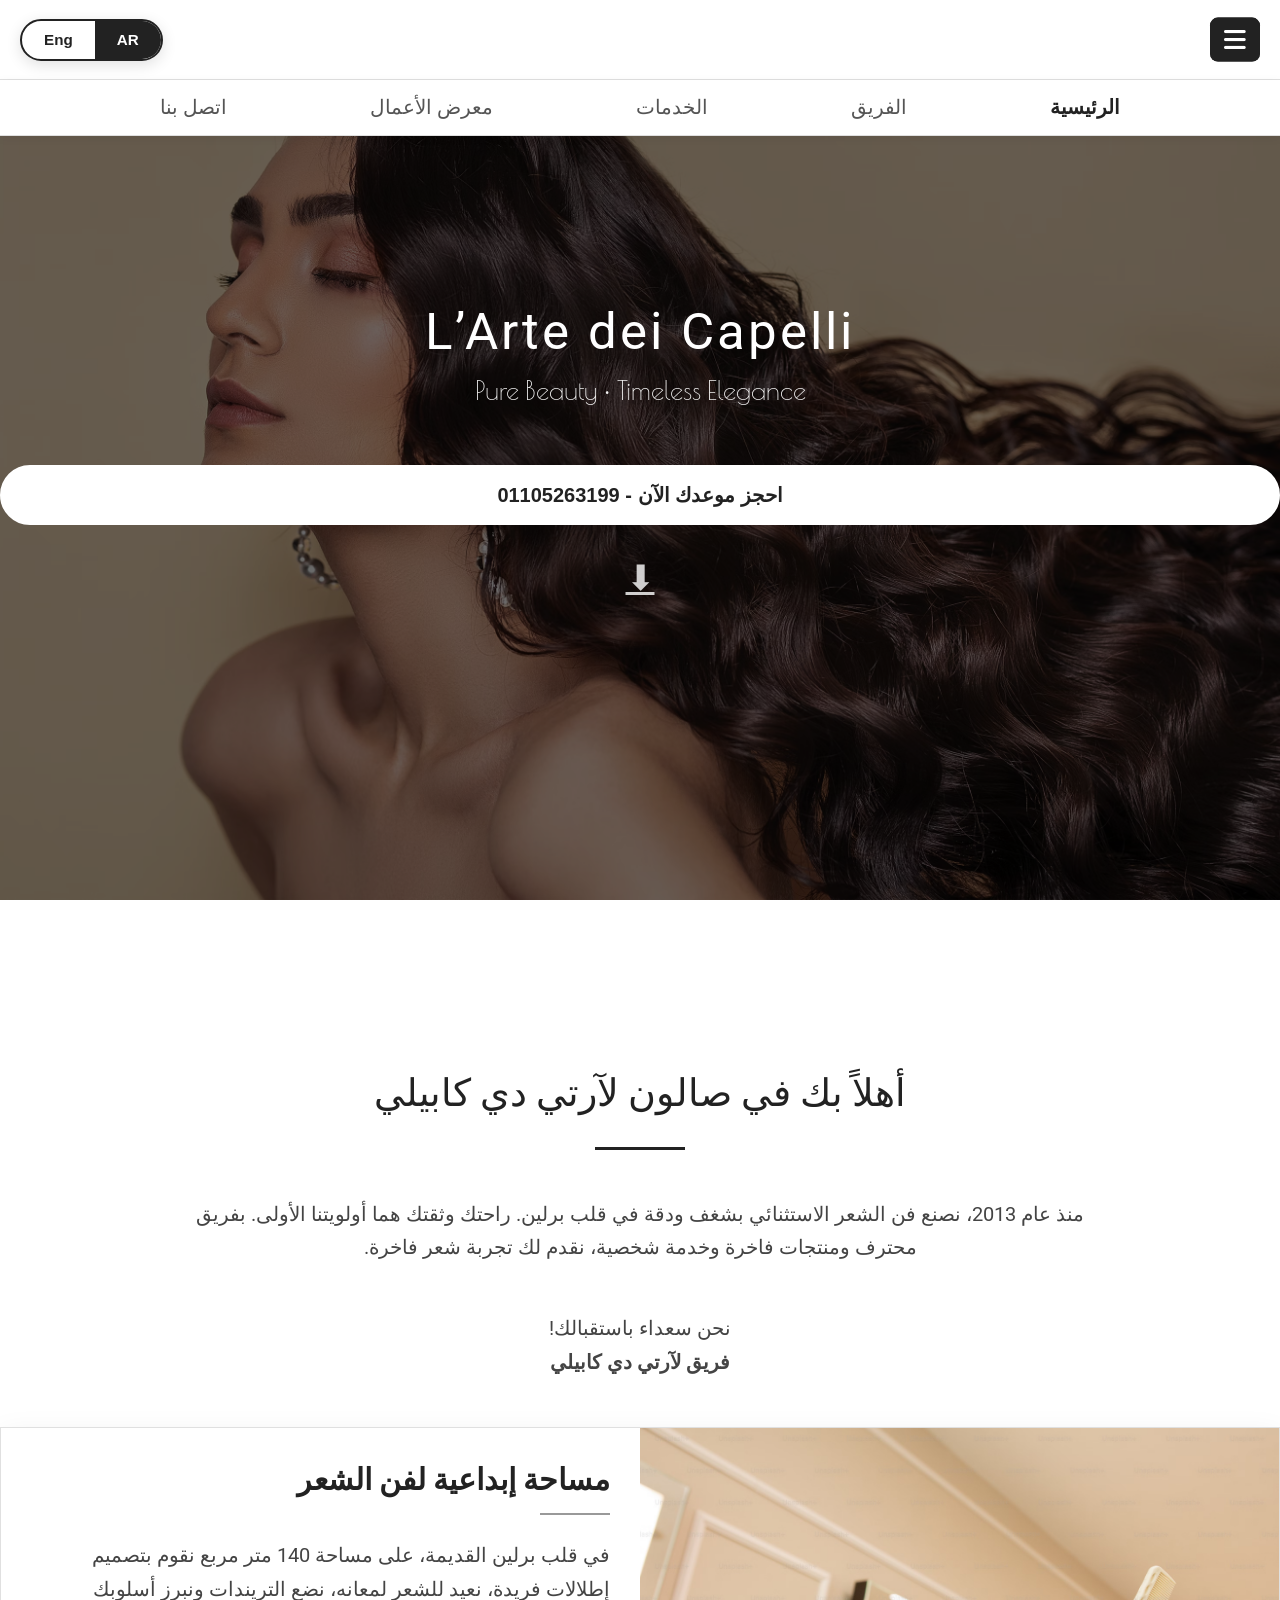
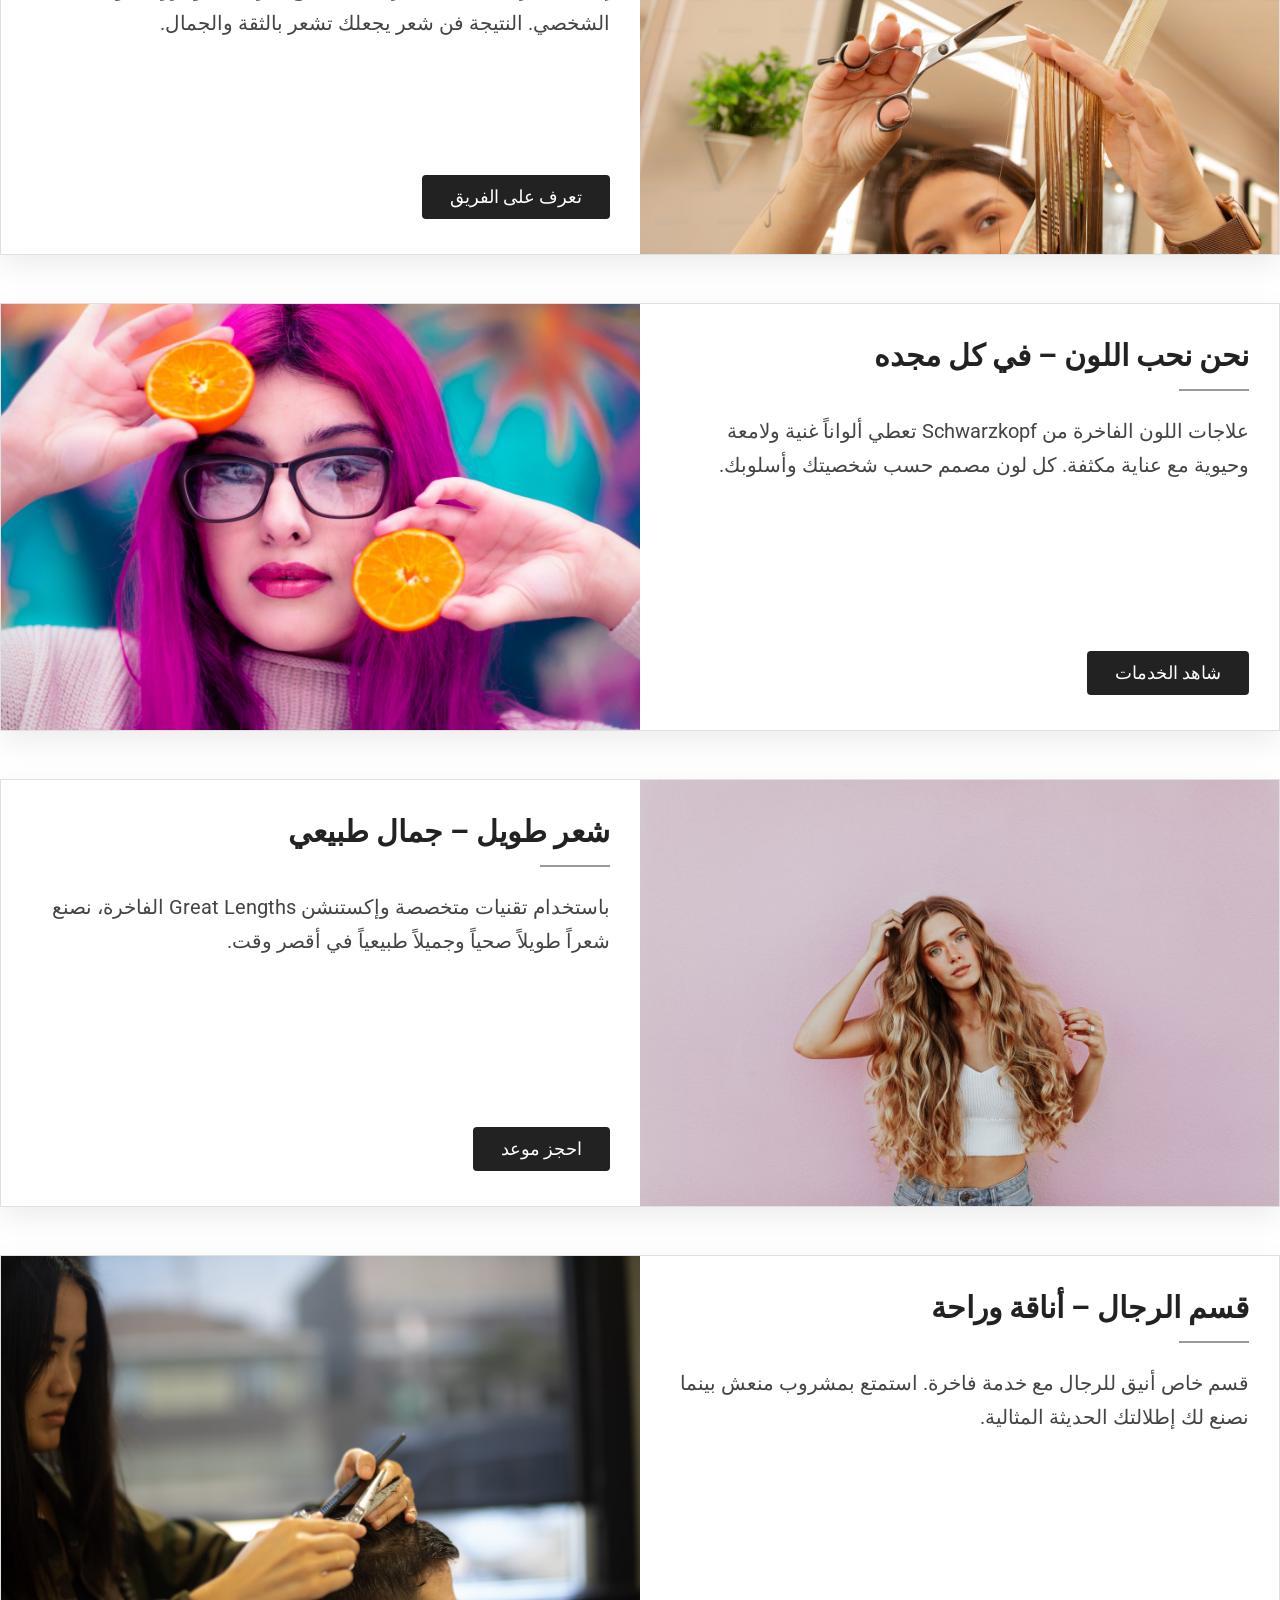
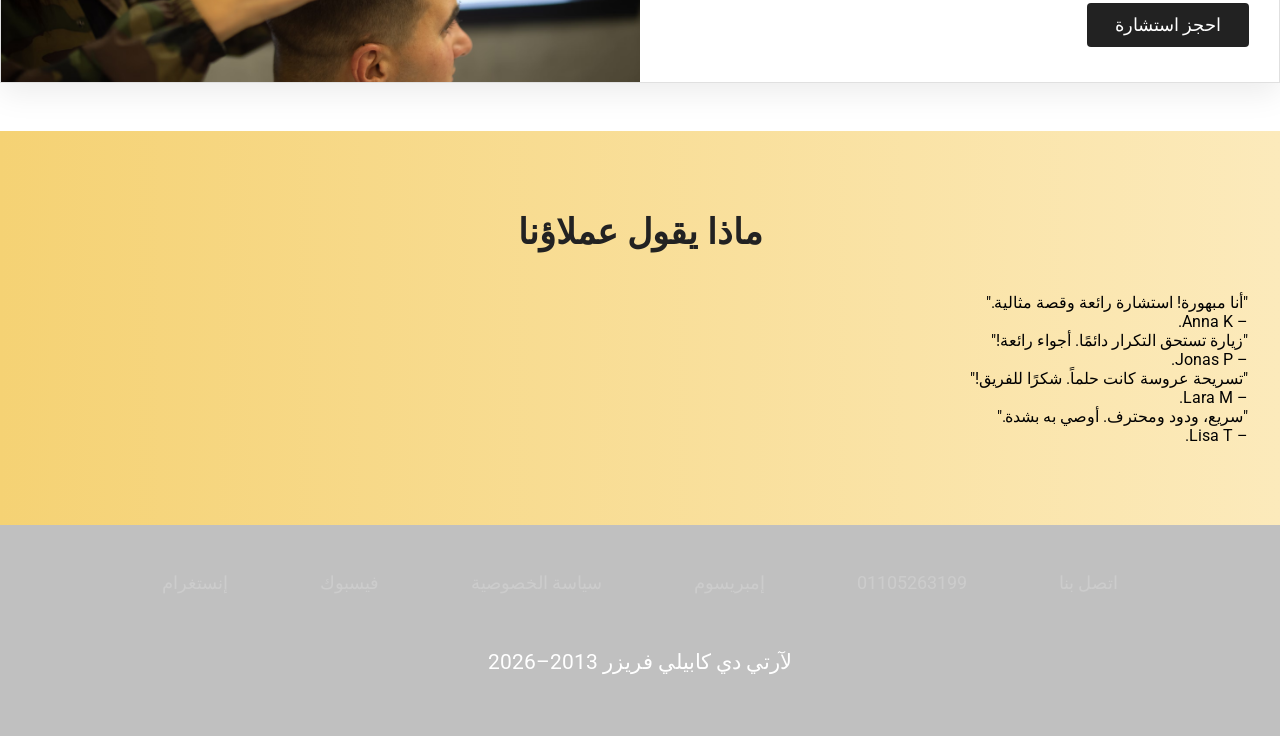
<file: index.html>
<!DOCTYPE html>
<html lang="ar" dir="rtl">
<head>
  <meta charset="UTF-8" />
  <meta name="viewport" content="width=device-width, initial-scale=1" />
  
  <!-- خطوط -->
  <link rel="preconnect" href="https://fonts.googleapis.com">
  <link rel="preconnect" href="https://fonts.gstatic.com" crossorigin>
  <link href="https://fonts.googleapis.com/css2?family=DM+Serif+Text:ital@0;1&family=Lexend:wght@100..900&family=Poiret+One&family=Roboto:ital,wght@0,100..900;1,100..900&family=Zain:ital,wght@0,200;0,300;0,400;0,700;0,800;0,900;1,300;1,400&display=swap" rel="stylesheet">

  <!-- أيقونات -->
  <link rel="stylesheet" href="https://cdnjs.cloudflare.com/ajax/libs/font-awesome/6.4.0/css/all.min.css" />
  
  <!-- الستايل -->
  <link rel="stylesheet" href="styles.css" />
  
  <title>L’Arte dei Capelli | صالون تصفيف الشعر</title>
</head>
<body>

<header> 
    <!-- قوائم الموبايل - ثنائية اللغة -->
<details class="mobile-menu medium"> 
    <summary> 
        <i class="fa-solid fa-bars"></i> 
        <i class="fa-solid fa-xmark"></i> 
    </summary> 
    <ul> 
        <li><a href="index.html" data-en="Home" data-ar="الرئيسية">الرئيسية</a></li> 
        <li><a href="team.html" data-en="Team" data-ar="الفريق">الفريق</a></li> 
        <li><a href="leistungen.html" data-en="Services" data-ar="الخدمات">الخدمات</a></li> 
        <li><a href="portfolio.html" data-en="Portfolio" data-ar="معرض الأعمال">معرض الأعمال</a></li> 
        <li><a href="kontakt.html" data-en="Contact Us" data-ar="اتصل بنا">اتصل بنا</a></li> 
    </ul> 
</details> 

<details class="mobile-menu small"> 
    <summary class="toggle-button"> 
        <span class="toggle-text open"><i class="fa-solid fa-bars"></i></span>
        <span class="toggle-text close"><i class="fa-solid fa-xmark"></i></span>
    </summary> 
    <ul> 
        <li><a href="index.html" data-en="Home" data-ar="الرئيسية">الرئيسية</a></li> 
        <li><a href="team.html" data-en="Team" data-ar="الفريق">الفريق</a></li> 
        <li><a href="leistungen.html" data-en="Services" data-ar="الخدمات">الخدمات</a></li> 
        <li><a href="portfolio.html" data-en="Portfolio" data-ar="معرض الأعمال">معرض الأعمال</a></li> 
        <li><a href="kontakt.html" data-en="Contact Us" data-ar="اتصل بنا">اتصل بنا</a></li> 
    </ul> 
</details>

<!-- قائمة الكمبيوتر - ثنائية اللغة -->
<nav class="desktop-menu">
  <ul>
    <li><a href="index.html" data-en="Home" data-ar="الرئيسية">الرئيسية</a></li>
    <li><a href="team.html" data-en="Team" data-ar="الفريق">الفريق</a></li>
    <li><a href="leistungen.html" data-en="Services" data-ar="الخدمات">الخدمات</a></li>
    <li><a href="portfolio.html" data-en="Portfolio" data-ar="معرض الأعمال">معرض الأعمال</a></li>
    <li><a href="kontakt.html" data-en="Contact Us" data-ar="اتصل بنا">اتصل بنا</a></li>
  </ul>
</nav>
        <!-- زرار تبديل اللغة -->
        <div class="language-switcher">
            <button onclick="switchLanguage('ar')" id="btn-ar" class="active">AR</button>
            <button onclick="switchLanguage('en')" id="btn-en"> Eng</button>
        </div>
    </div>
</header>


<main>
    <section id="hero1">
        <h2 data-en="L’Arte dei Capelli" data-ar="L’Arte dei Capelli">L’Arte dei Capelli</h2>
        <p data-en="Pure Beauty • Timeless Elegance" data-ar="جمال نقي • أناقة خالدة">Pure Beauty • Timeless Elegance</p>
       <button class="booking-btn">
    <a href="tel:01105263199" 
       data-en="Book Your Appointment Now - 01105263199" 
       data-ar="احجز موعدك الآن - 01105263199">
        احجز موعدك الآن - 01105263199
    </a>
</button>
        <a href="#hero2" class="scroll-down">⬇</a>
    </section>

    <section id="hero2">
        <h1 data-en="Welcome to L’Arte dei Capelli Hair Salon">أهلاً بك في صالون لآرتي دي كابيلي</h1>
        <hr>
        <p data-en="Since 2013, we create exceptional hair art with passion and precision in the heart of Berlin. Your comfort and confidence are our top priority. With experienced stylists, premium products, and personalized service, we deliver luxury hair experiences.">
            منذ عام 2013، نصنع فن الشعر الاستثنائي بشغف ودقة في قلب برلين. راحتك وثقتك هما أولويتنا الأولى. بفريق محترف ومنتجات فاخرة وخدمة شخصية، نقدم لك تجربة شعر فاخرة.
        </p>
        <p data-en="We are delighted to welcome you!<br><strong>Team L’Arte dei Capelli</strong>">نحن سعداء باستقبالك!<br><strong>فريق لآرتي دي كابيلي</strong></p>

        <article>
            <div class="box boxLeft">        
                <div>
                    <h2 data-en="Space for Creative Hair Art">مساحة إبداعية لفن الشعر</h2>
                    <hr>
                    <p data-en="In the heart of Berlin's old town, on 140 m² we create individual looks, restore shine, set trends and highlight your personal style. The result is hair art that makes you feel confident and beautiful.">
                        في قلب برلين القديمة، على مساحة 140 متر مربع نقوم بتصميم إطلالات فريدة، نعيد للشعر لمعانه، نضع التريندات ونبرز أسلوبك الشخصي. النتيجة فن شعر يجعلك تشعر بالثقة والجمال.
                    </p>
                    <a href="team.html" data-en="Meet the Team">تعرف على الفريق</a>
                </div>
                <img src="bilder/index_box1.avif" alt="صورة 1" loading="lazy">
            </div>

            <div class="box">        
                <div>
                    <h2 data-en="We Love Color – In All Its Glory">نحن نحب اللون – في كل مجده</h2>
                    <hr>
                    <p data-en="Premium Schwarzkopf color treatments deliver rich, glossy and vibrant shades with intensive care. Every color is tailored to your personality and style.">
                        علاجات اللون الفاخرة من Schwarzkopf تعطي ألواناً غنية ولامعة وحيوية مع عناية مكثفة. كل لون مصمم حسب شخصيتك وأسلوبك.
                    </p>
                    <a href="leistungen.html" data-en="View Services">شاهد الخدمات</a>
                </div>
                <img src="bilder/index_box2.avif" alt="صورة 2" loading="lazy">
            </div>

            <div class="box boxLeft">        
                <div>
                    <h2 data-en="Long Hair – Naturally Beautiful">شعر طويل – جمال طبيعي</h2>
                    <hr>
                    <p data-en="Using expert techniques and premium Great Lengths extensions, we create long, healthy and naturally beautiful hair in the shortest time possible.">
                        باستخدام تقنيات متخصصة وإكستنشن Great Lengths الفاخرة، نصنع شعراً طويلاً صحياً وجميلاً طبيعياً في أقصر وقت.
                    </p>
                    <a href="tel:01105263199" data-en="Book Appointment">احجز موعد</a>
                </div>
                <img src="bilder/index_box3.avif" alt="صورة 3" loading="lazy">
            </div>

            <div class="box">        
                <div>
                    <h2 data-en="Men’s Area – Style & Comfort">قسم الرجال – أناقة وراحة</h2>
                    <hr>
                    <p data-en="A stylish separate men’s area with premium service. Enjoy a refreshing drink while we create your perfect modern look.">
                        قسم خاص أنيق للرجال مع خدمة فاخرة. استمتع بمشروب منعش بينما نصنع لك إطلالتك الحديثة المثالية.
                    </p>
                    <a href="tel:01105263199" data-en="Book Consultation">احجز استشارة</a>
                </div>
                <img src="bilder/index_box4.avif" alt="صورة 4" loading="lazy">
            </div>
        </article>
    </section>

    <section id="bewertungen" class="bewertungen-section">
      <h2 data-en="What Our Clients Say">ماذا يقول عملاؤنا</h2>
      <div class="bewertungen-grid">
        <article class="bewertung">
          <p>"أنا مبهورة! استشارة رائعة وقصة مثالية."</p>
          <span>– Anna K.</span>
        </article>
        <article class="bewertung">
          <p>"زيارة تستحق التكرار دائمًا. أجواء رائعة!"</p>
          <span>– Jonas P.</span>
        </article>
        <article class="bewertung">
          <p>"تسريحة عروسة كانت حلماً. شكرًا للفريق!"</p>
          <span>– Lara M.</span>
        </article>
        <article class="bewertung">
          <p>"سريع، ودود ومحترف. أوصي به بشدة."</p>
          <span>– Lisa T.</span>
        </article>
      </div>
    </section>
</main>

<footer>
    <div class="footer-links"> 
        <a href="kontakt.html" data-en="Contact Us">اتصل بنا</a>
        <a href="tel:01105263199">01105263199</a>
        <a href="#" data-en="Imprint">إمبريسوم</a>
        <a href="#" data-en="Privacy Policy">سياسة الخصوصية</a>
        <a href="#" data-en="Facebook">فيسبوك</a>
        <a href="#" data-en="Instagram">إنستغرام</a>
    </div>
    <p data-en="L’Arte dei Capelli Hair Salon 2013–2026">لآرتي دي كابيلي فريزر 2013–2026</p>
</footer>

<script>
// دالة تبديل اللغة
function switchLanguage(lang) {
    document.documentElement.lang = lang;
    document.documentElement.dir = lang === 'ar' ? 'rtl' : 'ltr';

    document.querySelectorAll('[data-en]').forEach(el => {
        if (!el.hasAttribute('data-ar')) {
            el.setAttribute('data-ar', el.textContent.trim());
        }
        el.textContent = (lang === 'ar') ? el.getAttribute('data-ar') : el.getAttribute('data-en');
    });

    document.getElementById('btn-ar').classList.toggle('active', lang === 'ar');
    document.getElementById('btn-en').classList.toggle('active', lang === 'en');
}
</script>

</body>
</html>
</file>
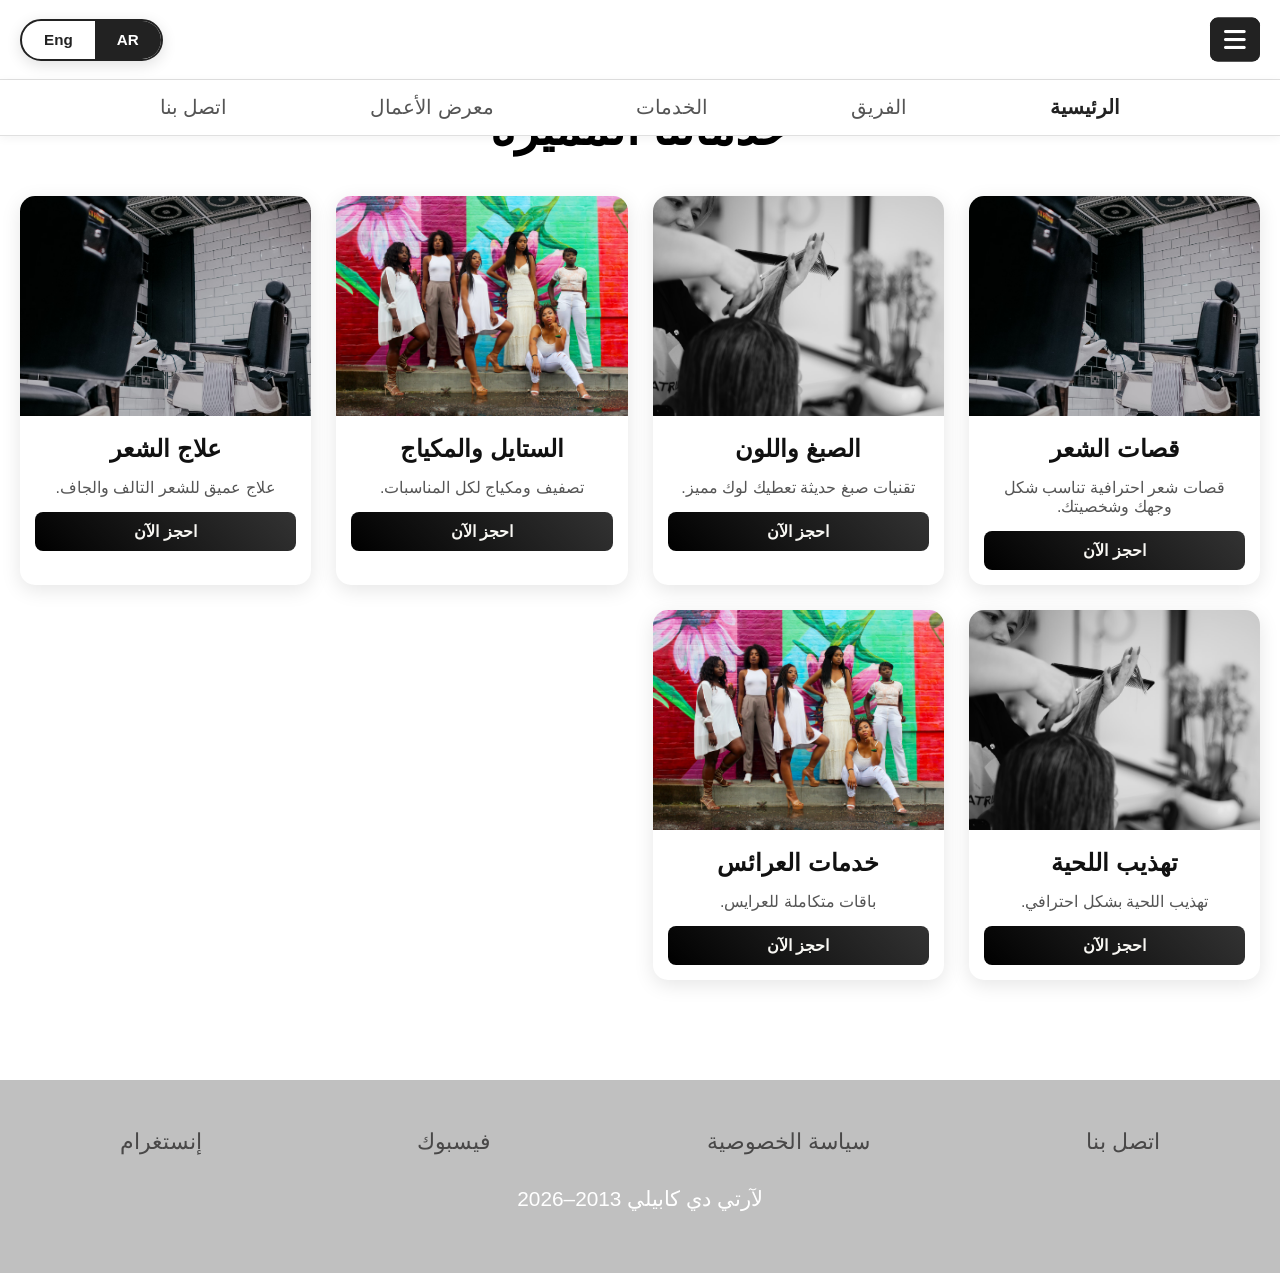
<file: leistungen.html>
<!DOCTYPE html>
<html lang="ar" dir="rtl">
<head>
<meta charset="UTF-8" />
<meta name="viewport" content="width=device-width, initial-scale=1" />

<link rel="stylesheet" href="https://cdnjs.cloudflare.com/ajax/libs/font-awesome/6.4.0/css/all.min.css" />
<link rel="stylesheet" href="styles.css" />

<title>L’Arte dei Capelli | صالون تصفيف الشعر</title>
</head>
<body>

<header> 
    <!-- قوائم الموبايل - ثنائية اللغة -->
<details class="mobile-menu medium"> 
    <summary> 
        <i class="fa-solid fa-bars"></i> 
        <i class="fa-solid fa-xmark"></i> 
    </summary> 
    <ul> 
        <li><a href="index.html" data-en="Home" data-ar="الرئيسية">الرئيسية</a></li> 
        <li><a href="team.html" data-en="Team" data-ar="الفريق">الفريق</a></li> 
        <li><a href="leistungen.html" data-en="Services" data-ar="الخدمات">الخدمات</a></li> 
        <li><a href="portfolio.html" data-en="Portfolio" data-ar="معرض الأعمال">معرض الأعمال</a></li> 
        <li><a href="kontakt.html" data-en="Contact Us" data-ar="اتصل بنا">اتصل بنا</a></li> 
    </ul> 
</details> 

<details class="mobile-menu small"> 
    <summary class="toggle-button"> 
        <span class="toggle-text open"><i class="fa-solid fa-bars"></i></span>
        <span class="toggle-text close"><i class="fa-solid fa-xmark"></i></span>
    </summary> 
    <ul> 
        <li><a href="index.html" data-en="Home" data-ar="الرئيسية">الرئيسية</a></li> 
        <li><a href="team.html" data-en="Team" data-ar="الفريق">الفريق</a></li> 
        <li><a href="leistungen.html" data-en="Services" data-ar="الخدمات">الخدمات</a></li> 
        <li><a href="portfolio.html" data-en="Portfolio" data-ar="معرض الأعمال">معرض الأعمال</a></li> 
        <li><a href="kontakt.html" data-en="Contact Us" data-ar="اتصل بنا">اتصل بنا</a></li> 
    </ul> 
</details>

<!-- قائمة الكمبيوتر - ثنائية اللغة -->
<nav class="desktop-menu">
  <ul>
    <li><a href="index.html" data-en="Home" data-ar="الرئيسية">الرئيسية</a></li>
    <li><a href="team.html" data-en="Team" data-ar="الفريق">الفريق</a></li>
    <li><a href="leistungen.html" data-en="Services" data-ar="الخدمات">الخدمات</a></li>
    <li><a href="portfolio.html" data-en="Portfolio" data-ar="معرض الأعمال">معرض الأعمال</a></li>
    <li><a href="kontakt.html" data-en="Contact Us" data-ar="اتصل بنا">اتصل بنا</a></li>
  </ul>
</nav>
        <!-- زرار تبديل اللغة -->
        <div class="language-switcher">
            <button onclick="switchLanguage('ar')" id="btn-ar" class="active">AR</button>
            <button onclick="switchLanguage('en')" id="btn-en"> Eng</button>
        </div>
    </div>
</header>

<main>

<section class="leistungen">

<section class="services">

<h2 data-en="Our Premium Services">خدماتنا المميزة</h2>

<div class="services-container">

<!-- كارت -->
<div class="card">
<img src="bilder/leistungen_bild1.avif">
<h3 data-en="Haircuts">قصات الشعر</h3>
<p data-en="Professional haircuts tailored to your face and personality.">
قصات شعر احترافية تناسب شكل وجهك وشخصيتك.
</p>
<a href="https://wa.me/201105263199" target="_blank">احجز الآن</a>
</div>

<!-- كارت -->
<div class="card">
<img src="bilder/leistungen_bild3.avif">
<h3 data-en="Hair Coloring">الصبغ واللون</h3>
<p data-en="Modern coloring techniques for a stunning look.">
تقنيات صبغ حديثة تعطيك لوك مميز.
</p>
<a href="https://wa.me/201105263199" target="_blank">احجز الآن</a>
</div>

<!-- كارت -->
<div class="card">
<img src="bilder/leistungen_bild4.avif">
<h3 data-en="Styling & Makeup">الستايل والمكياج</h3>
<p data-en="Perfect styling for all occasions.">
تصفيف ومكياج لكل المناسبات.
</p>
<a href="https://wa.me/201105263199" target="_blank">احجز الآن</a>
</div>

<!-- خدمات زيادة 🔥 -->
<div class="card">
<img src="bilder/leistungen_bild1.avif">
<h3 data-en="Hair Treatment">علاج الشعر</h3>
<p data-en="Deep treatment for damaged and dry hair.">
علاج عميق للشعر التالف والجاف.
</p>
<a href="https://wa.me/201105263199" target="_blank">احجز الآن</a>
</div>

<div class="card">
<img src="bilder/leistungen_bild3.avif">
<h3 data-en="Beard Grooming">تهذيب اللحية</h3>
<p data-en="Professional beard trimming and styling.">
تهذيب اللحية بشكل احترافي.
</p>
<a href="https://wa.me/201105263199" target="_blank">احجز الآن</a>
</div>

<div class="card">
<img src="bilder/leistungen_bild4.avif">
<h3 data-en="Bridal Services">خدمات العرائس</h3>
<p data-en="Complete beauty package for brides.">
باقات متكاملة للعرايس.
</p>
<a href="https://wa.me/201105263199" target="_blank">احجز الآن</a>
</div>

</div>
</section>


</main>

<footer>
<div>
<a href="#" data-en="Contact">اتصل بنا</a>
<a href="#" data-en="Privacy Policy">سياسة الخصوصية</a>
<a href="#" data-en="Facebook">فيسبوك</a>
<a href="#" data-en="Instagram">إنستغرام</a>
</div>

<p data-en="L’Arte dei Capelli 2013–2026">
لآرتي دي كابيلي 2013–2026
</p>
</footer>

<script>
function switchLanguage(lang) {

document.documentElement.lang = lang;
document.documentElement.dir = lang === 'ar' ? 'rtl' : 'ltr';

document.querySelectorAll('[data-en]').forEach(el => {

if (!el.hasAttribute('data-ar')) {
el.setAttribute('data-ar', el.innerHTML);
}

if (lang === 'en') {
el.innerHTML = el.getAttribute('data-en');
} else {
el.innerHTML = el.getAttribute('data-ar');
}

});

document.getElementById('btn-ar').classList.toggle('active', lang === 'ar');
document.getElementById('btn-en').classList.toggle('active', lang === 'en');

}
</script>

</body>
</html>
</file>
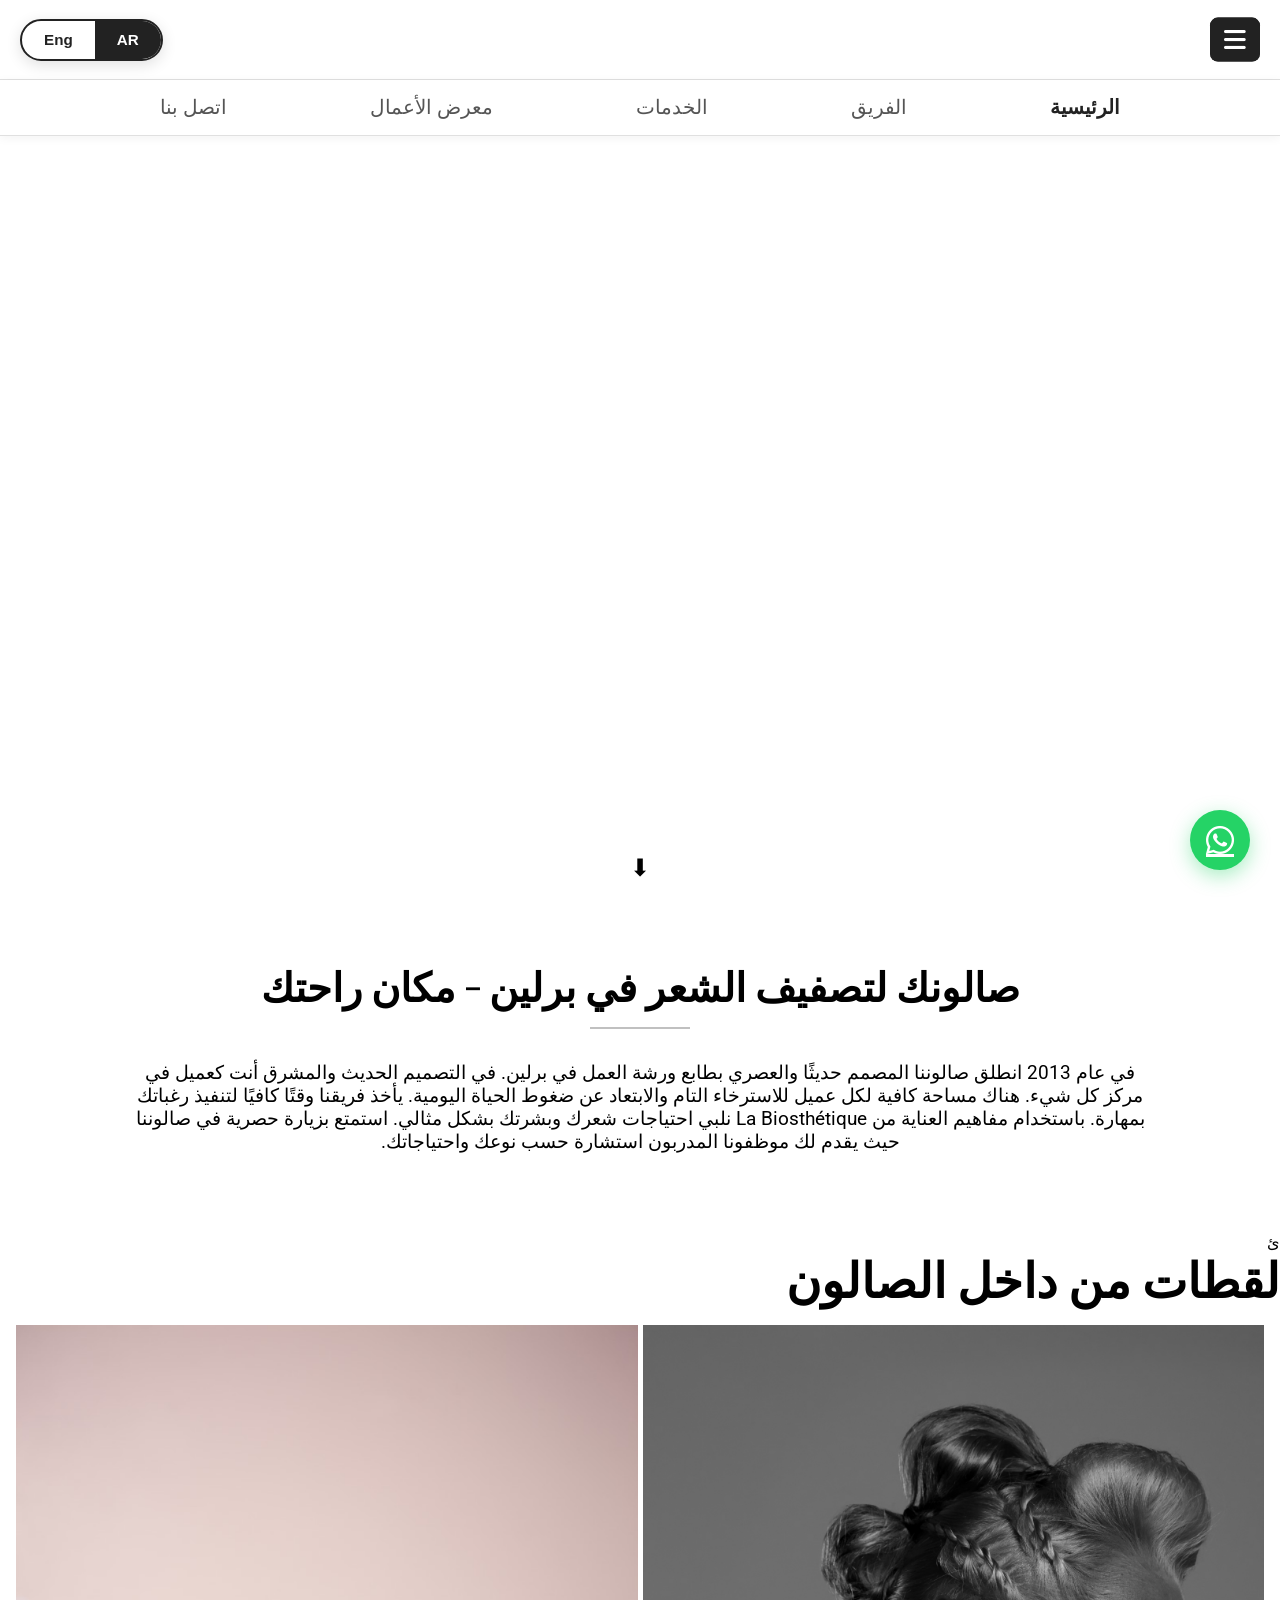
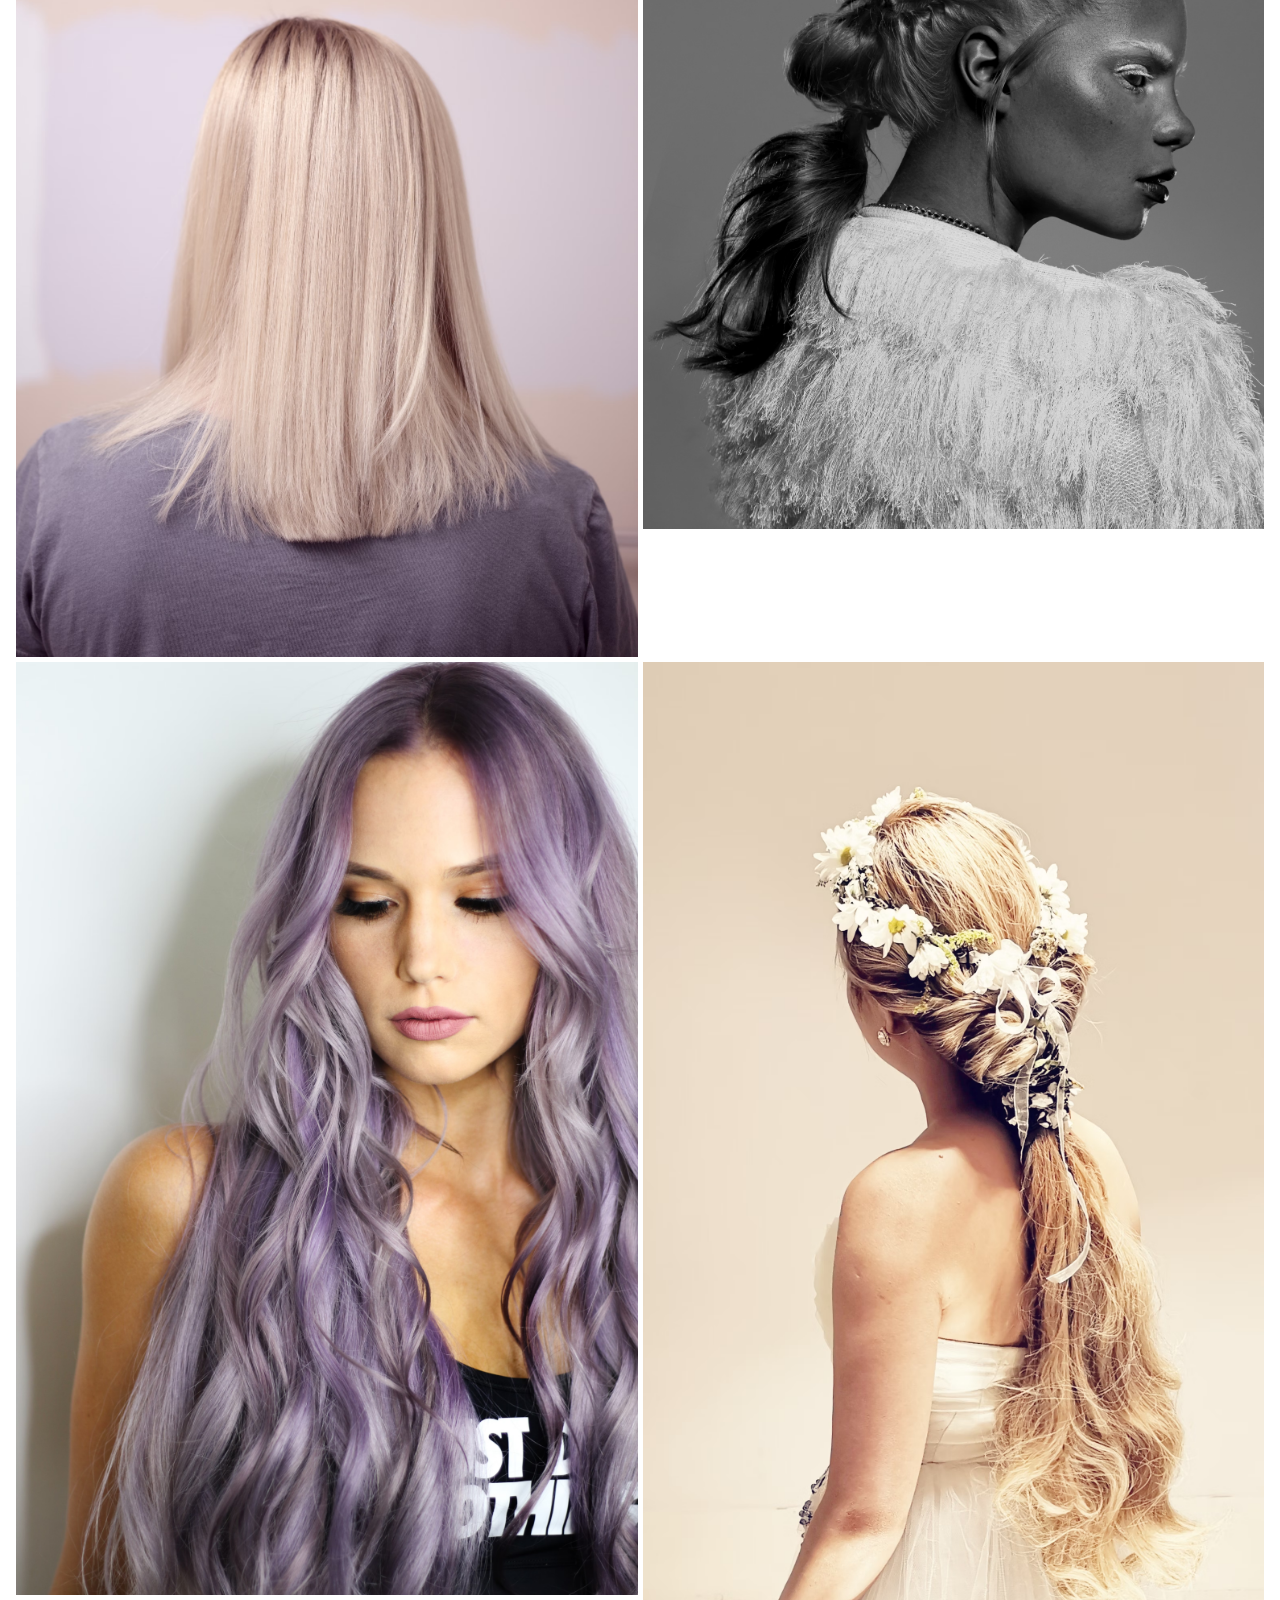
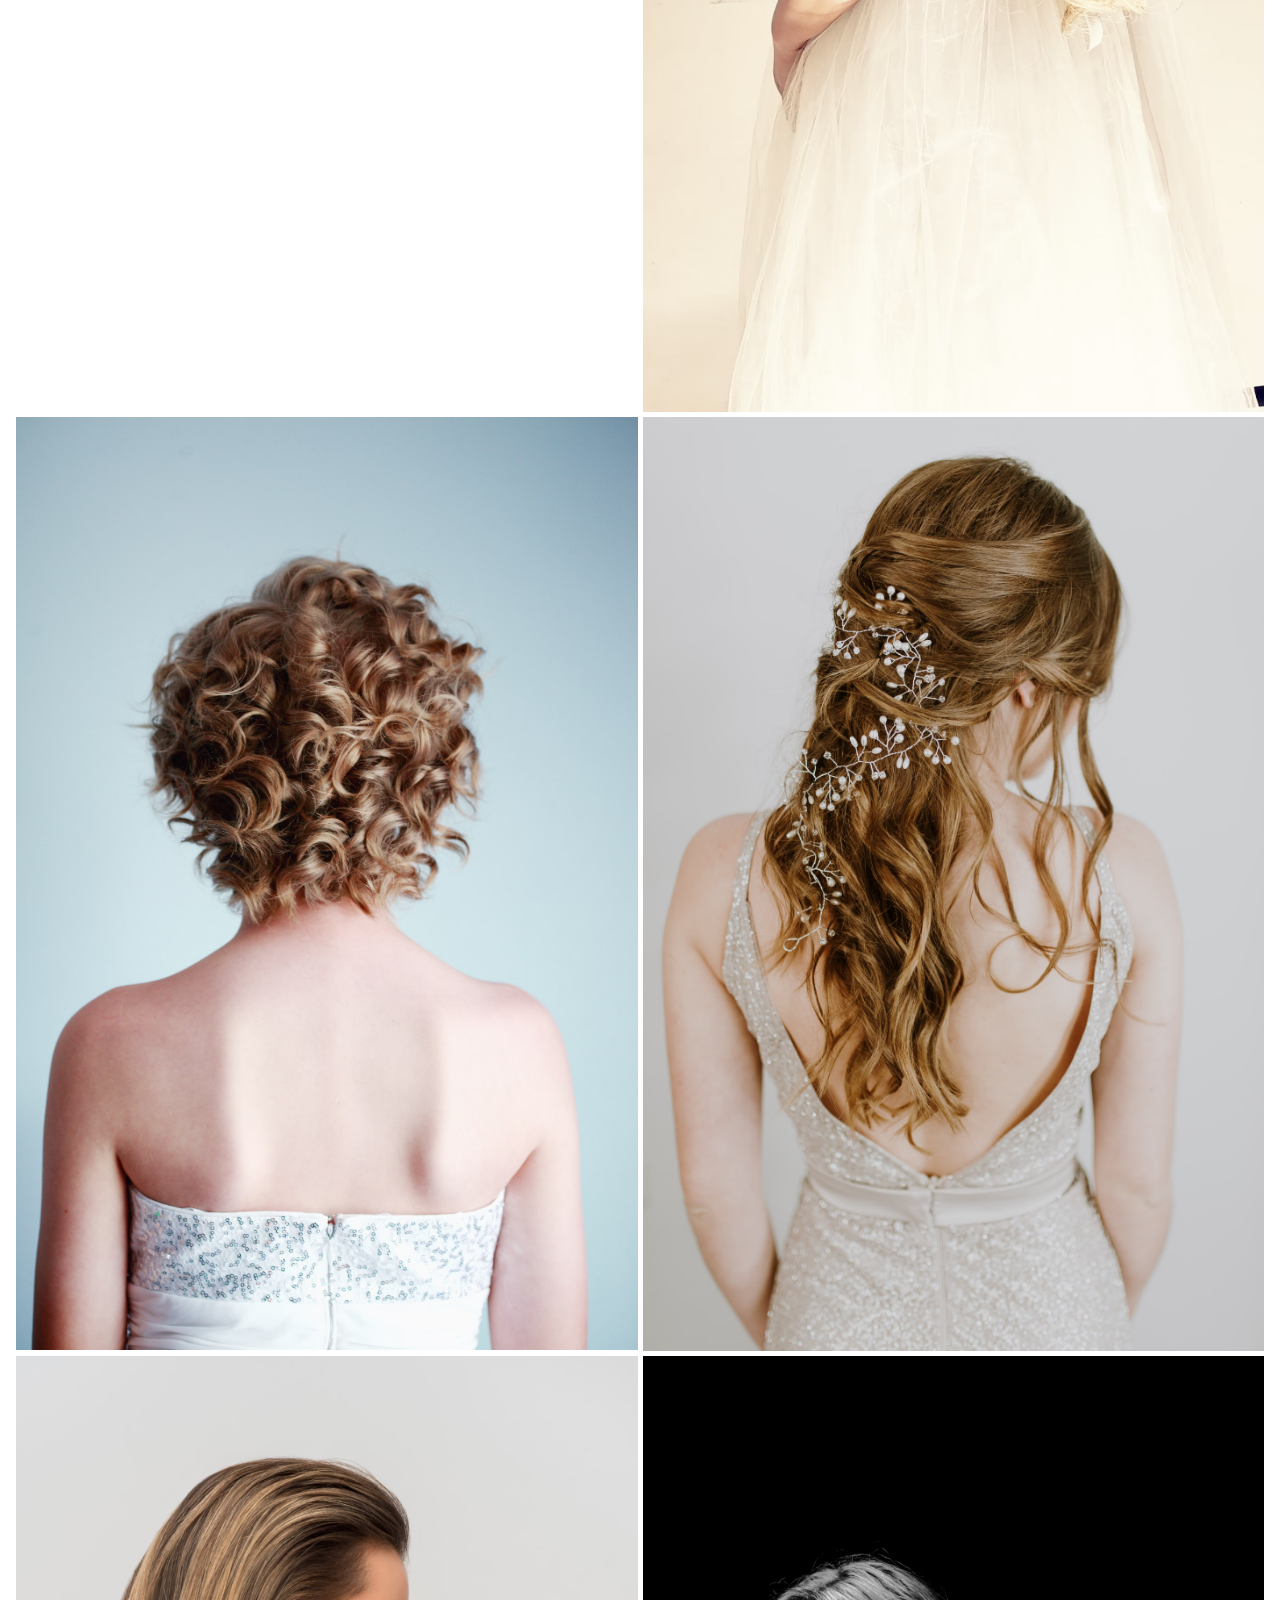
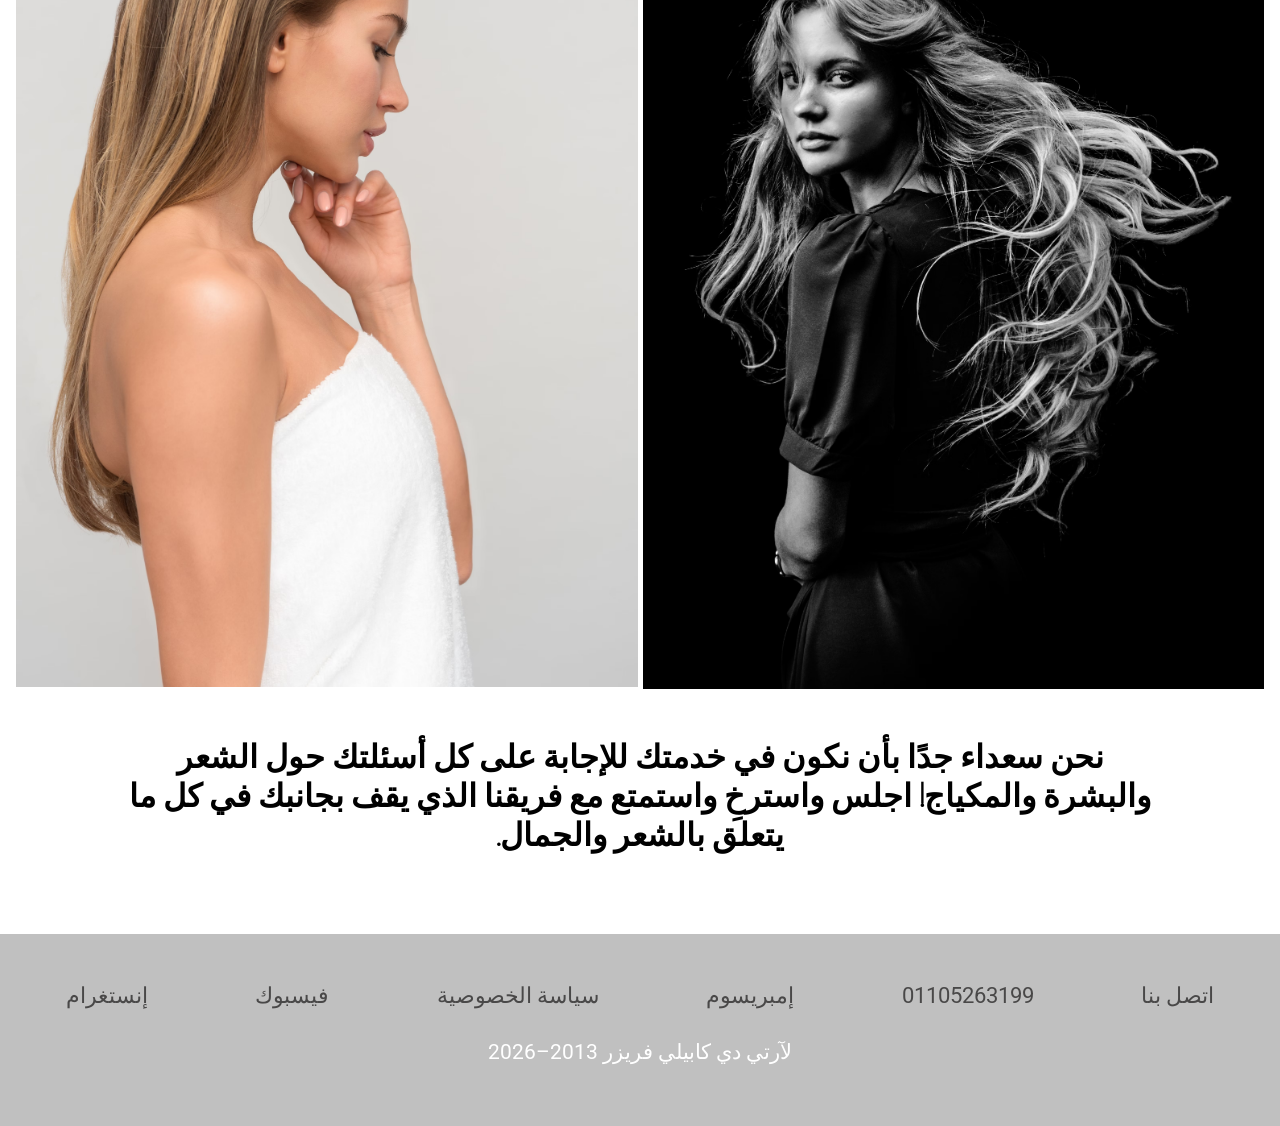
<file: portfolio.html>
<!DOCTYPE html>
<html lang="ar" dir="rtl">
<head>
  <meta charset="UTF-8" />
  <meta name="viewport" content="width=device-width, initial-scale=1" />
  
  <!-- خطوط -->
  <link rel="preconnect" href="https://fonts.googleapis.com">
  <link rel="preconnect" href="https://fonts.gstatic.com" crossorigin>
  <link href="https://fonts.googleapis.com/css2?family=DM+Serif+Text:ital@0;1&family=Lexend:wght@100..900&family=Poiret+One&family=Roboto:ital,wght@0,100..900;1,100..900&family=Zain:ital,wght@0,200;0,300;0,400;0,700;0,800;0,900;1,300;1,400&display=swap" rel="stylesheet">

  <!-- أيقونات -->
  <link rel="stylesheet" href="https://cdnjs.cloudflare.com/ajax/libs/font-awesome/6.4.0/css/all.min.css" />
  
  <!-- الستايل -->
  <link rel="stylesheet" href="styles.css" />
  
  <title>L’Arte dei Capelli | صالون تصفيف الشعر</title>
</head>
<body>

<header> 
    <!-- قوائم الموبايل - ثنائية اللغة -->
<details class="mobile-menu medium"> 
    <summary> 
        <i class="fa-solid fa-bars"></i> 
        <i class="fa-solid fa-xmark"></i> 
    </summary> 
    <ul> 
        <li><a href="index.html" data-en="Home" data-ar="الرئيسية">الرئيسية</a></li> 
        <li><a href="team.html" data-en="Team" data-ar="الفريق">الفريق</a></li> 
        <li><a href="leistungen.html" data-en="Services" data-ar="الخدمات">الخدمات</a></li> 
        <li><a href="portfolio.html" data-en="Portfolio" data-ar="معرض الأعمال">معرض الأعمال</a></li> 
        <li><a href="kontakt.html" data-en="Contact Us" data-ar="اتصل بنا">اتصل بنا</a></li> 
    </ul> 
</details> 

<details class="mobile-menu small"> 
    <summary class="toggle-button"> 
        <span class="toggle-text open"><i class="fa-solid fa-bars"></i></span>
        <span class="toggle-text close"><i class="fa-solid fa-xmark"></i> </span>
    </summary> 
    <ul> 
        <li><a href="index.html" data-en="Home" data-ar="الرئيسية">الرئيسية</a></li> 
        <li><a href="team.html" data-en="Team" data-ar="الفريق">الفريق</a></li> 
        <li><a href="leistungen.html" data-en="Services" data-ar="الخدمات">الخدمات</a></li> 
        <li><a href="portfolio.html" data-en="Portfolio" data-ar="معرض الأعمال">معرض الأعمال</a></li> 
        <li><a href="kontakt.html" data-en="Contact Us" data-ar="اتصل بنا">اتصل بنا</a></li> 
    </ul> 
</details>

<!-- قائمة الكمبيوتر - ثنائية اللغة -->
<nav class="desktop-menu">
  <ul>
    <li><a href="index.html" data-en="Home" data-ar="الرئيسية">الرئيسية</a></li>
    <li><a href="team.html" data-en="Team" data-ar="الفريق">الفريق</a></li>
    <li><a href="leistungen.html" data-en="Services" data-ar="الخدمات">الخدمات</a></li>
    <li><a href="portfolio.html" data-en="Portfolio" data-ar="معرض الأعمال">معرض الأعمال</a></li>
    <li><a href="kontakt.html" data-en="Contact Us" data-ar="اتصل بنا">اتصل بنا</a></li>
  </ul>
</nav>
        <!-- زرار تبديل اللغة -->
        <div class="language-switcher">
            <button onclick="switchLanguage('ar')" id="btn-ar" class="active">AR</button>
            <button onclick="switchLanguage('en')" id="btn-en"> Eng</button>
        </div>
    </div>
</header>

<main>
    <div class="portfolio-div-fixed">
        <img src="bilder/index_box2.avif" alt="صورة 1">
        <img src="bilder/index_box3.avif" alt="صورة 2">
        <img src="bilder/leistungen_von2.avif" alt="صورة 3">
        <p>⬇</p>
    </div>

    <section id="portfolio">
        <article>
            <h1 data-en="YOUR HAIRDRESSING SALON IN BERLIN – YOUR FEEL-GOOD PLACE">صالونك لتصفيف الشعر في برلين – مكان راحتك</h1>
            <hr>
            <p data-en="In 2013 we launched our newly designed and modern salon with workshop character in Berlin. In the modern and bright interior, you as a customer are at the center of everything. There is enough space for every customer to fully relax and recover from everyday stress. Our team takes a lot of time for you to skillfully implement your wishes. With our care concepts from La Biosthétique we ideally respond to the needs of your hair and skin. Look forward to an exclusive visit in our salon, where our highly trained staff will advise you according to your type and needs.">
                في عام 2013 انطلق صالوننا المصمم حديثًا والعصري بطابع ورشة العمل في برلين. في التصميم الحديث والمشرق أنت كعميل في مركز كل شيء. هناك مساحة كافية لكل عميل للاسترخاء التام والابتعاد عن ضغوط الحياة اليومية. يأخذ فريقنا وقتًا كافيًا لتنفيذ رغباتك بمهارة. باستخدام مفاهيم العناية من La Biosthétique نلبي احتياجات شعرك وبشرتك بشكل مثالي. استمتع بزيارة حصرية في صالوننا حيث يقدم لك موظفونا المدربون استشارة حسب نوعك واحتياجاتك.
            </p>
        </article>ئ

        <article>
            <h2 data-en="Impressions from the hair salon">لقطات من داخل الصالون</h2>
            <div>            
                <img src="bilder/portfolio_1.avif" alt="صورة 1">
                <img src="bilder/portfolio_2.avif" alt="صورة 2">
                <img src="bilder/portfolio_3.avif" alt="صورة 3">
                <img src="bilder/portfolio_4.avif" alt="صورة 4">
                <img src="bilder/portfolio_5.avif" alt="صورة 5">
                <img src="bilder/portfolio_6.avif" alt="صورة 6">
                <img src="bilder/portfolio_7.avif" alt="صورة 7">
                <img src="bilder/portfolio_8.avif" alt="صورة 8">
            </div>
        </article>

        <article>
            <p data-en="We are very happy to be at your disposal for all your questions about hair, skin and make-up! So take a seat and look forward to our team, which is there for you in all hair and beauty matters.">
                نحن سعداء جدًا بأن نكون في خدمتك للإجابة على كل أسئلتك حول الشعر والبشرة والمكياج! اجلس واسترخِ واستمتع مع فريقنا الذي يقف بجانبك في كل ما يتعلق بالشعر والجمال.
            </p>
        </article>
    </section>
</main>

<footer>
    <div> 
        <a href="kontakt.html">اتصل بنا</a>
        <a href="tel:01105263199">01105263199</a>
        <a href="#">إمبريسوم</a>
        <a href="#">سياسة الخصوصية</a>
        <a href="#">فيسبوك</a>
        <a href="#">إنستغرام</a>
    </div>
    <p>لآرتي دي كابيلي فريزر 2013–2026</p>
</footer>

<!-- زرار واتساب مثبت -->
<a href="https://wa.me/201105263199?text=مرحبا%2C%20عايز%20أحجز%20موعد%20في%20لآرتي%20دي%20كابيلي" class="whatsapp-float" target="_blank">
    <i class="fab fa-whatsapp whatsapp-icon"></i>
</a>

<script>
function switchLanguage(lang) {

document.documentElement.lang = lang;
document.documentElement.dir = lang === 'ar' ? 'rtl' : 'ltr';

document.querySelectorAll('[data-en]').forEach(el => {

if (!el.hasAttribute('data-ar')) {
el.setAttribute('data-ar', el.innerHTML);
}

if (lang === 'en') {
el.innerHTML = el.getAttribute('data-en');
} else {
el.innerHTML = el.getAttribute('data-ar');
}

});

document.getElementById('btn-ar').classList.toggle('active', lang === 'ar');
document.getElementById('btn-en').classList.toggle('active', lang === 'en');

}
</script>


</body>
</html>
</file>
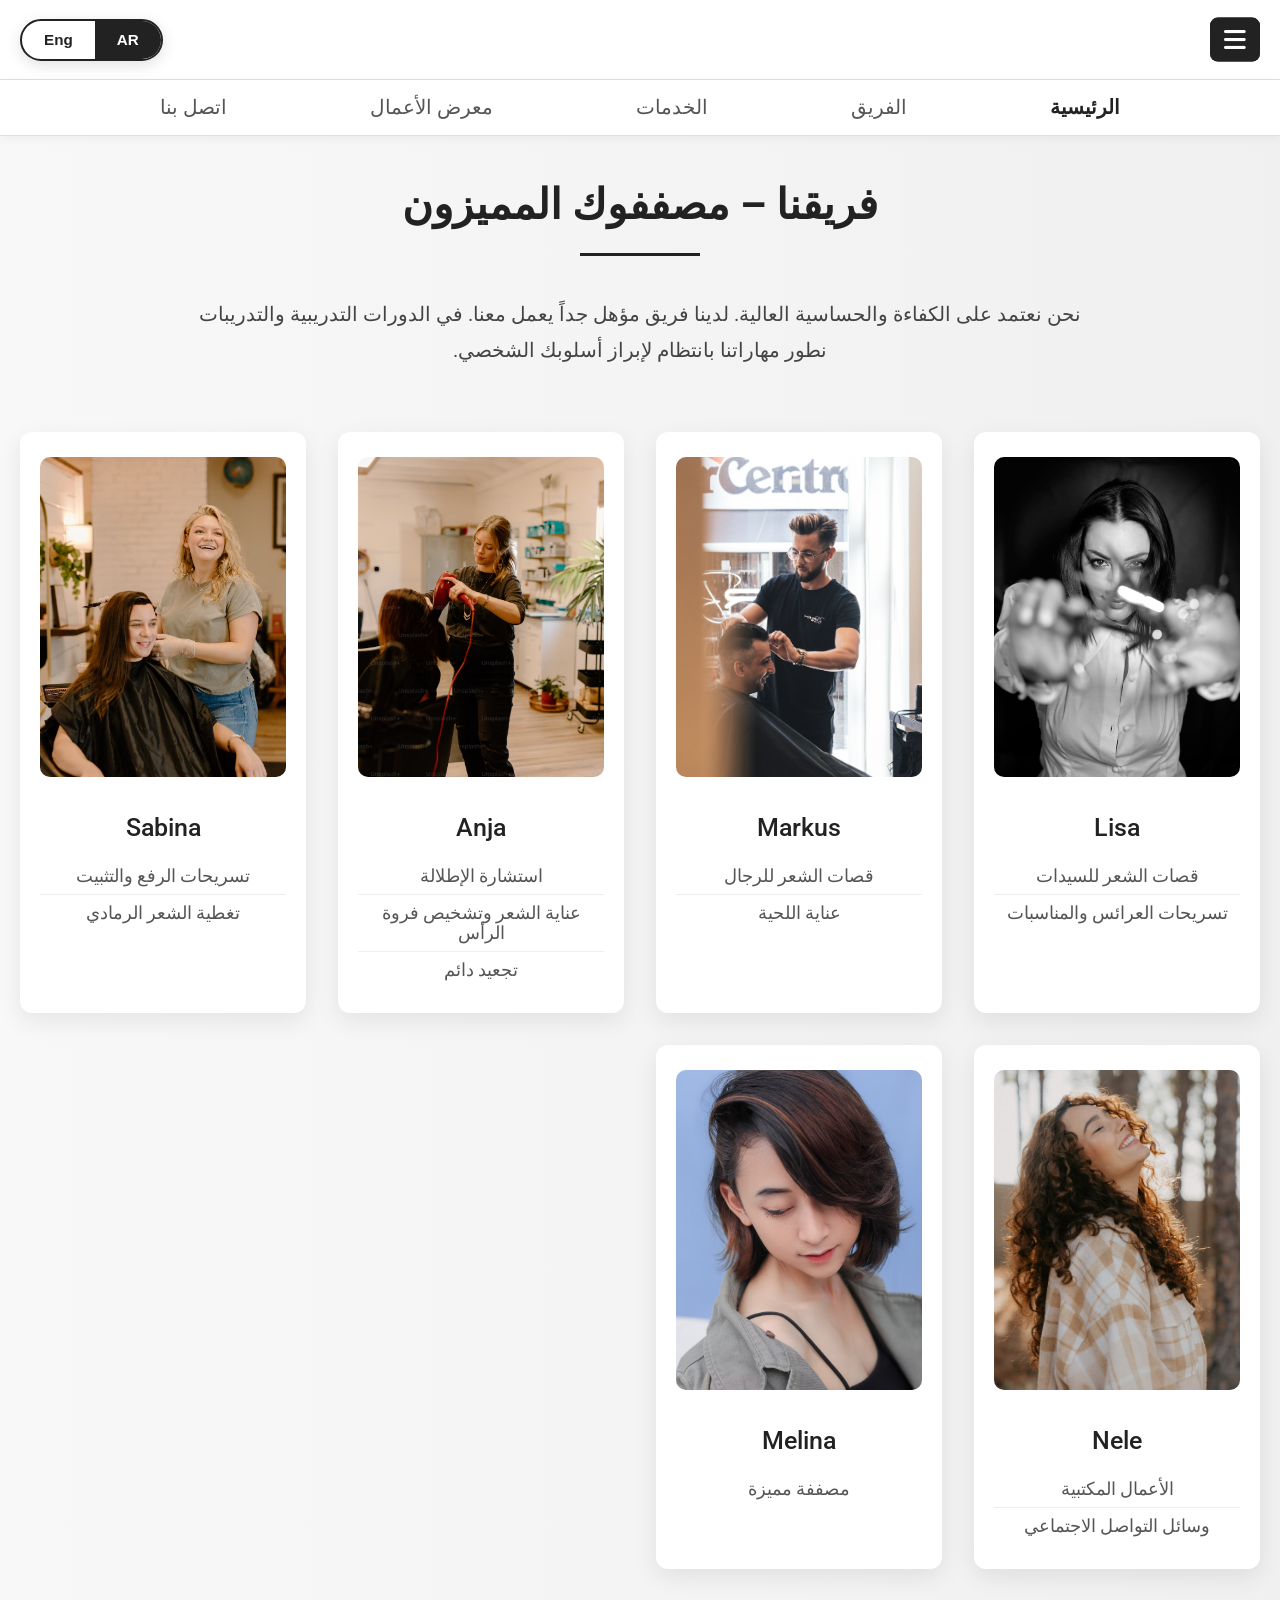
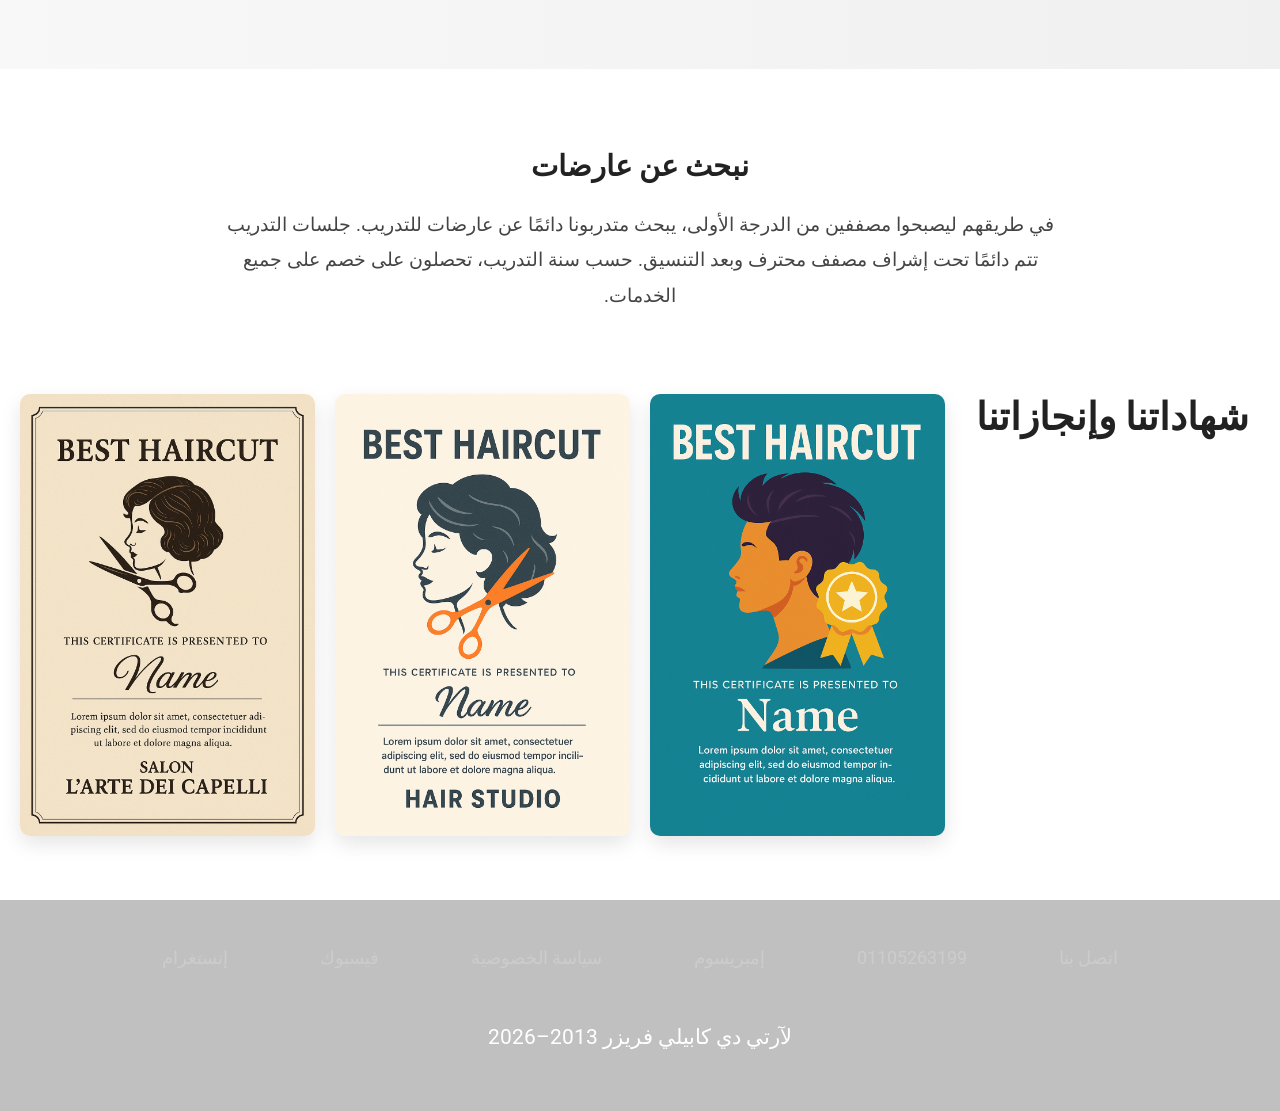
<file: team.html>
<!DOCTYPE html>
<html lang="ar" dir="rtl">
<head>
  <meta charset="UTF-8" />
  <meta name="viewport" content="width=device-width, initial-scale=1" />
  
  <!-- خطوط -->
  <link rel="preconnect" href="https://fonts.googleapis.com">
  <link rel="preconnect" href="https://fonts.gstatic.com" crossorigin>
  <link href="https://fonts.googleapis.com/css2?family=DM+Serif+Text:ital@0;1&family=Lexend:wght@100..900&family=Poiret+One&family=Roboto:ital,wght@0,100..900;1,100..900&family=Zain:ital,wght@0,200;0,300;0,400;0,700;0,800;0,900;1,300;1,400&display=swap" rel="stylesheet">

  <!-- أيقونات -->
  <link rel="stylesheet" href="https://cdnjs.cloudflare.com/ajax/libs/font-awesome/6.4.0/css/all.min.css" />
  
  <!-- الستايل -->
  <link rel="stylesheet" href="styles.css" />
  
  <title>L’Arte dei Capelli | صالون تصفيف الشعر</title>
</head>
<body>

<header> 
    <!-- قوائم الموبايل - ثنائية اللغة -->
<details class="mobile-menu medium"> 
    <summary> 
        <i class="fa-solid fa-bars"></i> 
        <i class="fa-solid fa-xmark"></i> 
    </summary> 
    <ul> 
        <li><a href="index.html" data-en="Home" data-ar="الرئيسية">الرئيسية</a></li> 
        <li><a href="team.html" data-en="Team" data-ar="الفريق">الفريق</a></li> 
        <li><a href="leistungen.html" data-en="Services" data-ar="الخدمات">الخدمات</a></li> 
        <li><a href="portfolio.html" data-en="Portfolio" data-ar="معرض الأعمال">معرض الأعمال</a></li> 
        <li><a href="kontakt.html" data-en="Contact Us" data-ar="اتصل بنا">اتصل بنا</a></li> 
    </ul> 
</details> 

<details class="mobile-menu small"> 
    <summary class="toggle-button"> 
        <span class="toggle-text open"><i class="fa-solid fa-bars"></i></span>
        <span class="toggle-text close"><i class="fa-solid fa-xmark"></i></span>
    </summary> 
    <ul> 
        <li><a href="index.html" data-en="Home" data-ar="الرئيسية">الرئيسية</a></li> 
        <li><a href="team.html" data-en="Team" data-ar="الفريق">الفريق</a></li> 
        <li><a href="leistungen.html" data-en="Services" data-ar="الخدمات">الخدمات</a></li> 
        <li><a href="portfolio.html" data-en="Portfolio" data-ar="معرض الأعمال">معرض الأعمال</a></li> 
        <li><a href="kontakt.html" data-en="Contact Us" data-ar="اتصل بنا">اتصل بنا</a></li> 
    </ul> 
</details>

<!-- قائمة الكمبيوتر - ثنائية اللغة -->
<nav class="desktop-menu">
  <ul>
    <li><a href="index.html" data-en="Home" data-ar="الرئيسية">الرئيسية</a></li>
    <li><a href="team.html" data-en="Team" data-ar="الفريق">الفريق</a></li>
    <li><a href="leistungen.html" data-en="Services" data-ar="الخدمات">الخدمات</a></li>
    <li><a href="portfolio.html" data-en="Portfolio" data-ar="معرض الأعمال">معرض الأعمال</a></li>
    <li><a href="kontakt.html" data-en="Contact Us" data-ar="اتصل بنا">اتصل بنا</a></li>
  </ul>
</nav>
        <!-- زرار تبديل اللغة -->
        <div class="language-switcher">
            <button onclick="switchLanguage('ar')" id="btn-ar" class="active">AR</button>
            <button onclick="switchLanguage('en')" id="btn-en"> Eng</button>
        </div>
    </div>
</header>

<main>
<section class="about-us" id="team">
  <h2 data-en="Our Hairdressers – Your Stylists">فريقنا – مصففوك المميزون</h2>
  <hr>
  <p data-en="We rely on competence and a sure instinct. A highly qualified team is at work for us. In further training and workshops, we regularly refine our skills to bring out your personal style.">
    نحن نعتمد على الكفاءة والحساسية العالية. لدينا فريق مؤهل جداً يعمل معنا. في الدورات التدريبية والتدريبات نطور مهاراتنا بانتظام لإبراز أسلوبك الشخصي.
  </p>

  <div class="team-grid">
    <article>
      <img src="bilder/team_1.avif" alt="مصففة" loading="lazy">
      <h3>Lisa</h3>
      <ul>
        <li data-en="Haircuts for women">قصات الشعر للسيدات</li>
        <li data-en="Bridal and event hairstyles">تسريحات العرائس والمناسبات</li>
      </ul>
    </article>

    <article>
      <img src="bilder/team_2.avif" alt="مصفف" loading="lazy">
      <h3>Markus</h3>
      <ul>
        <li data-en="Men's haircuts">قصات الشعر للرجال</li>
        <li data-en="Beard care">عناية اللحية</li>
      </ul>
    </article>

    <article>
      <img src="bilder/team_3.avif" alt="مصففة أنجا" loading="lazy">
      <h3>Anja</h3>
      <ul>
        <li data-en="Style consultation">استشارة الإطلالة</li>
        <li data-en="Hair care & scalp diagnostics">عناية الشعر وتشخيص فروة الرأس</li>
        <li data-en="Perm">تجعيد دائم</li>
      </ul>
    </article>

    <article>
      <img src="bilder/team_4.avif" alt="مصففة سابينا" loading="lazy">
      <h3>Sabina</h3>
      <ul>
        <li data-en="Updo hairstyles">تسريحات الرفع والتثبيت</li>
        <li data-en="Gray hair coverage">تغطية الشعر الرمادي</li>
      </ul>
    </article>

    <article>
      <img src="bilder/team_5.avif" alt="موظفة نيله" loading="lazy">
      <h3>Nele</h3>
      <ul>
        <li data-en="Back office">الأعمال المكتبية</li>
        <li data-en="Social Media">وسائل التواصل الاجتماعي</li>
      </ul>
    </article>

    <article>
      <img src="bilder/team_6.avif" alt="مصففة ميلينا" loading="lazy">
      <h3>Melina</h3>
      <ul>
        <li data-en="Top Stylist">مصففة مميزة</li>
      </ul>
    </article>
  </div>
</section>

<section class="modelle">
    <h3 data-en="MODELS WANTED">نبحث عن عارضات</h3>
    <p data-en="On their way to becoming first-class stylists, our apprentices are always looking for practice models. The model times are always under the guidance of a trained professional and take place by appointment. Depending on the year of training, you will receive a discount on all services.">
        في طريقهم ليصبحوا مصففين من الدرجة الأولى، يبحث متدربونا دائمًا عن عارضات للتدريب. جلسات التدريب تتم دائمًا تحت إشراف مصفف محترف وبعد التنسيق. حسب سنة التدريب، تحصلون على خصم على جميع الخدمات.
    </p>
</section>

<section class="zertifikat">
    <h2 data-en="Our Awards">شهاداتنا وإنجازاتنا</h2>   
    <img src="bilder/zerifikat1.png" alt="شهادة 1" loading="lazy">
    <img src="bilder/zerifikat2.png" alt="شهادة 2" loading="lazy">
    <img src="bilder/zerifikat3.png" alt="شهادة 3" loading="lazy">
</section>
</main>

<footer>
    <div class="footer-links"> 
        <a href="kontakt.html" data-en="Contact Us">اتصل بنا</a>
        <a href="tel:01105263199">01105263199</a>
        <a href="#" data-en="Imprint">إمبريسوم</a>
        <a href="#" data-en="Privacy Policy">سياسة الخصوصية</a>
        <a href="#" data-en="Facebook">فيسبوك</a>
        <a href="#" data-en="Instagram">إنستغرام</a>
    </div>
    <p data-en="L’Arte dei Capelli Hair Salon 2013–2026">لآرتي دي كابيلي فريزر 2013–2026</p>
</footer>

<script>
// دالة تبديل اللغة المحسنة
function switchLanguage(lang) {
    document.documentElement.lang = lang;
    document.documentElement.dir = lang === 'ar' ? 'rtl' : 'ltr';

    document.querySelectorAll('[data-en]').forEach(el => {
        if (!el.hasAttribute('data-ar')) {
            el.setAttribute('data-ar', el.textContent.trim());
        }
        el.textContent = (lang === 'ar') ? el.getAttribute('data-ar') : el.getAttribute('data-en');
    });

    document.getElementById('btn-ar').classList.toggle('active', lang === 'ar');
    document.getElementById('btn-en').classList.toggle('active', lang === 'en');
}
</script>

</body>
</html>
</file>
<file: styles.css>
/* ================================================
   styles.css - L’Arte dei Capelli
   ستايل أبيض وأسود فاخر + تعليقات واضحة
   ================================================ */

/* ====================== RESET & GLOBAL ====================== */
* {
  margin: 0;
  padding: 0;
  box-sizing: border-box;
}

html, body {
  overflow-x: hidden;
  scroll-behavior: smooth;
  font-family: 'Roboto', sans-serif;
}

/* ====================== ROOT VARIABLES ====================== */
:root {
  --unter-text: "Poiret One";
  --über-text: "Roboto";
  --black: #222222;      /* أسود فاخر */
  --white: #ffffff;      /* أبيض */
  --light-gray: #f8f8f8;
  --gray: #e0e0e0;
  --dark-gray: #555555;
}
/* ====================== GLOBAL BRAND COLOR ====================== */
/* يجعل "L’Arte dei Capelli" أسود في كل الصفحات */
h2 .brand-name,
header h2 a,
.logo h2 a {
    color: #222222 !important;
}

/* ====================== LANGUAGE SWITCHER - محسن ومصغر ====================== */
.language-switcher {
    position: absolute;
    top: 50%;
    transform: translateY(-50%);
    right: 20px;
    display: flex;
    background: rgba(255, 255, 255, 0.95);
    border: 2px solid var(--black);
    border-radius: 50px;
    overflow: hidden;
    box-shadow: 0 4px 15px rgba(0, 0, 0, 0.12);
    z-index: 30;
    backdrop-filter: blur(8px);
    height: 42px;           /* ارتفاع أصغر */
    padding: 0;
}

.language-switcher button {
    padding: 0 22px;
    font-size: 0.95rem;     /* حجم الخط أصغر */
    font-weight: 600;
    border: none;
    background: transparent;
    cursor: pointer;
    transition: all 0.35s ease;
    color: var(--black);
    height: 100%;
    display: flex;
    align-items: center;
    white-space: nowrap;
}

.language-switcher button:hover {
    background: #f5f5f5;
}

.language-switcher button.active {
    background: var(--black);
    color: white;
}

/* تعديل للـ RTL (العربي) */
html[dir="rtl"] .language-switcher {
    right: auto;
    left: 20px;
}

/* تحسين على الموبايل */
@media (max-width: 768px) {
    .language-switcher {
        height: 38px;
        right: 15px;
    }
    
    .language-switcher button {
        padding: 0 18px;
        font-size: 0.9rem;
    }
}

/* ====================== HEADER ====================== */
/* الهيدر العلوي */
header {
  width: 100%;
  height: 80px;
  background-color: var(--white);
  position: fixed;
  top: 0;
  left: 0;
  z-index: 20;
  border-bottom: 1px solid var(--gray);
   color: #000000;
}

header h2 {
  color: #000000;
  display: flex;
  font-size: 1.5rem;
  font-weight: 500;
  color: var(--black);
  justify-content: center;
  
}

header h3 {
  color: #0c0b0b;
  display: flex;
  align-items: center;
  justify-content: center;
  font-weight: 100;
  font-size: 1rem;
  max-width: 400px;
  margin: 0 auto;
  color: var(--black);
}

header h3::before,
header h3::after {
  color: #0c0b0b;
  content: "";
  display: block;
  width: 120px;
  border-bottom: 1px solid var(--black);
  margin: 0 15px;
}

/* ====================== DESKTOP MENU ====================== */
/* القائمة العلوية للكمبيوتر */
.desktop-menu {
  position: fixed;
  z-index: 15;
  top: 80px;
  width: 100%;
  background: var(--white);
  border-bottom: 1px solid var(--gray);
  box-shadow: 0 2px 10px rgba(0,0,0,0.05);
}

.desktop-menu ul {
  width: 1000px;
  margin: auto;
  list-style: none;
  display: flex;
  justify-content: space-between;
}

.desktop-menu ul li a {
  display: block;
  padding: 16px 20px;
  text-decoration: none;
  color: var(--dark-gray);
  font-size: 1.22rem;
  font-weight: 500;
  text-transform: uppercase;
  transition: all 0.3s ease;
}

.desktop-menu ul li a:hover,
.desktop-menu ul li:first-child a {
  color: var(--black);
  font-weight: 600;
}

/* ====================== HERO 1 ====================== */
#hero1 {
  position: relative;
  height: 100vh;
  background-image: url(bilder/hero1.avif);
  background-size: cover;
  background-position: center;
  display: flex;
  flex-direction: column;
  justify-content: center;
  align-items: center;
  text-align: center;
  color: white;
}

#hero1::before {
  content: '';
  position: absolute;
  inset: 0;
  background: rgba(0, 0, 0, 0.58);
  z-index: 1;
}

#hero1 > * {
  position: relative;
  z-index: 2;
}

#hero1 h2 {
  font-size: 3.2rem;
  font-weight: 400;
  letter-spacing: 3px;
  margin-bottom: 0.8rem;
}

#hero1 p {
  font-family: var(--unter-text);
  font-size: 1.65rem;
  margin-bottom: 2.5rem;
  opacity: 0.95;
}

#hero1 button {
  font-size: 1.25rem;
  font-weight: bold;
  background-color: white;
  color: var(--black);
  padding: 16px 42px;
  border-radius: 50px;
  border: 2px solid white;
  transition: all 0.4s ease;
}

#hero1 button:hover {
  background-color: var(--black);
  color: white;
  transform: scale(1.06);
}

.scroll-down {
  font-size: 2.2rem;
  color: rgba(255,255,255,0.8);
  animation: bounce 2s infinite;
  margin-top: 2rem;
}


/* ================================================
   CSS خاص بصفحة الفريق (team.html)
   ================================================ */

/* ====================== ABOUT US SECTION ====================== */
/* قسم "فريقنا" الرئيسي */
.about-us {
  padding: 180px 20px 100px;
  max-width: 1500px;
  margin: 0 auto;
  background: linear-gradient(to right, #f8f8f8, #f0f0f0);
}

.about-us h2 {
  font-size: 2.6rem;
  text-align: center;
  margin-bottom: 1.5rem;
  color: var(--black);
}

.about-us hr {
  width: 120px;
  height: 3px;
  background-color: var(--black);
  border: none;
  margin: 0 auto 2.5rem;
}

.about-us > p {
  max-width: 900px;
  margin: 0 auto 4rem;
  text-align: center;
  font-size: 1.25rem;
  line-height: 1.8;
  color: #444;
}

/* ====================== TEAM GRID ====================== */
/* شبكة أعضاء الفريق */
.team-grid {
  display: grid;
  gap: 2rem;
  grid-template-columns: repeat(auto-fit, minmax(280px, 1fr));
  max-width: 1400px;
  margin: 0 auto;
}

.team-grid article {
  background-color: white;
  padding: 25px 20px;
  border-radius: 12px;
  box-shadow: 0 8px 25px rgba(0, 0, 0, 0.08);
  text-align: center;
  transition: all 0.4s ease;
}

.team-grid article:hover {
  transform: translateY(-12px);
  box-shadow: 0 15px 35px rgba(0, 0, 0, 0.12);
}

.team-grid img {
  width: 100%;
  height: 320px;
  object-fit: cover;
  border-radius: 10px;
  margin-bottom: 1.2rem;
  transition: transform 0.5s ease;
}

.team-grid article:hover img {
  transform: scale(1.05);
}

.team-grid h3 {
  font-size: 1.55rem;
  margin: 0.8rem 0 1rem;
  color: var(--black);
  font-weight: 500;
}

.team-grid ul {
  list-style: none;
  padding: 0;
  text-align: center;
}

.team-grid ul li {
  padding: 8px 0;
  font-size: 1.1rem;
  color: #555;
  border-top: 1px solid #eee;
}

.team-grid ul li:first-child {
  border-top: none;
}

/* ====================== MODELS WANTED SECTION ====================== */
.modelle {
  max-width: 1300px;
  margin: 5rem auto;
  padding: 0 20px;
  text-align: center;
}

.modelle h3 {
  font-size: 1.8rem;
  margin-bottom: 1.5rem;
  color: var(--black);
}

.modelle p {
  max-width: 850px;
  margin: 0 auto;
  font-size: 1.2rem;
  line-height: 1.85;
  color: #444;
}

/* ====================== CERTIFICATES SECTION ====================== */
.zertifikat {
  max-width: 1300px;
  margin: 4rem auto;
  padding: 0 20px;
}

.zertifikat h2 {
  text-align: center;
  font-size: 2.4rem;
  margin-bottom: 3rem;
  color: var(--black);
}

.zertifikat {
  display: grid;
  grid-template-columns: repeat(auto-fit, minmax(280px, 1fr));
  gap: 20px;
}

.zertifikat img {
  width: 100%;
  height: auto;
  border-radius: 10px;
  box-shadow: 0 8px 20px rgba(0,0,0,0.1);
  transition: transform 0.4s ease;
}

.zertifikat img:hover {
  transform: scale(1.03);
}
/* ====================== MOBILE MENU - تحسين المكان والشكل ====================== */

.header-container {
    position: relative;
    display: flex;
    align-items: center;
    justify-content: space-between;
    padding: 0 20px;
    height: 80px;
    max-width: 1400px;
    margin: 0 auto;
}

.logo {
    text-align: center;
    flex: 1;
}

/* ====================== MOBILE MENU - النسخة النهائية النظيفة ====================== */

/* إخفاء الديسكتوب مينيو وإظهار الموبايل مينيو */
@media (max-width: 1050px) {
    .desktop-menu { 
        display: none; 
    }
    
    .mobile-menu.medium { 
        display: block; 
    }
    
    .mobile-menu.small { 
        display: none; 
    }
}

@media (max-width: 768px) {
    .mobile-menu.medium { 
        display: none; 
    }
    .mobile-menu.small { 
        display: block; 
    }
}

/* ====================== ستايل زرار الموبايل مينيو ====================== */
.mobile-menu summary {
    position: absolute;
    right: 20px;
    top: 50%;
    transform: translateY(-50%);
    list-style: none;
    cursor: pointer;
    padding: 10px 14px;
    background: #222222;
    color: white;
    font-size: 1.35rem;
    display: flex;
    align-items: center;
    gap: 8px;
    border-radius: 8px;
    z-index: 30;
    transition: all 0.3s ease;
}

.mobile-menu summary:hover {
    background: #111111;
}

.mobile-menu summary::-webkit-details-marker {
    display: none;
}

/* الأيقونات */
.mobile-menu .fa-bars,
.mobile-menu .fa-xmark {
    font-size: 1.55rem;
}

/* إخفاء X في البداية */
.mobile-menu .fa-xmark {
    display: none;
}

/* عند فتح القائمة */
.mobile-menu[open] .fa-bars {
    display: none;
}
.mobile-menu[open] .fa-xmark {
    display: inline-block;
}

/* ====================== محتوى القائمة المنسدلة ====================== */
.mobile-menu ul {
    position: absolute;
    top: 80px;
    left: 0;
    width: 100%;
    background: white;
    box-shadow: 0 10px 30px rgba(0, 0, 0, 0.25);
    list-style: none;
    padding: 8px 0;
    margin: 0;
    z-index: 999;
    border-top: 1px solid #ddd;
}

.mobile-menu li {
    border-bottom: 1px solid #f0f0f0;
}

.mobile-menu li:last-child {
    border-bottom: none;
}

.mobile-menu a {
    display: block;
    padding: 16px 25px;
    color: #222;
    text-decoration: none;
    font-size: 1.12rem;
    font-weight: 500;
}

.mobile-menu a:hover,
.mobile-menu a:active {
    background: #f9f9f9;
    color: #000;
}

/* ====================== تحسين النسخة Small ====================== */
.mobile-menu.small .toggle-text {
    display: flex;
    align-items: center;
    gap: 10px;
}

.mobile-menu.small .toggle-text.close {
    display: none;
}

.mobile-menu.small[open] .toggle-text.open {
    display: none;
}

.mobile-menu.small[open] .toggle-text.close {
    display: flex;
}

@keyframes bounce {
  0%, 100% { transform: translateY(0); }
  50% { transform: translateY(15px); }
}

/* ====================== HERO 2 & BOXES ====================== */
#hero2 {
  max-width: 1500px;
  margin: auto;
  padding-top: 130px;
}

#hero2 h1 {
  font-size: 2.4rem;
  font-weight: 400;
  text-align: center;
  margin: 2.5rem auto 2rem;
  color: var(--black);
}

#hero2 > hr {
  width: 90px;
  height: 3px;
  margin: auto;
  background-color: var(--black);
  border: none;
}

#hero2 > p {
  max-width: 900px;
  margin: 3rem auto;
  text-align: center;
  font-size: 1.22rem;
  line-height: 1.7;
  color: #444;
}

#hero2 > p:last-child {
  font-family: var(--unter-text);
  font-size: 1.45rem;
  font-weight: bold;
  color: var(--black);
}

/* الصناديق - أبيض وأسود فاخر */
.box {
  display: flex;
  background: var(--white);
  border: 1px solid var(--gray);
  box-shadow: 0 10px 30px rgba(0,0,0,0.08);
  margin: 3rem 0;
  overflow: hidden;
  transition: transform 0.3s ease;
}

.box:hover {
  transform: translateY(-8px);
}

.box img {
  width: 50%;
  object-fit: cover;
}

.box div {
  padding: 35px 30px;
  display: flex;
  flex-direction: column;
}

.box h2 {
  font-size: 1.85rem;
  margin-bottom: 1rem;
  color: var(--black);
}

.box hr {
  width: 70px;
  height: 2px;
  background-color: #999;
  border: none;
  margin-bottom: 1.5rem;
}

.box p {
  font-size: 1.22rem;
  line-height: 1.75;
  flex: 1;
  color: #444;
}

.box a {
  align-self: flex-start;
  padding: 12px 28px;
  background: var(--black);
  color: white;
  text-decoration: none;
  font-size: 1.1rem;
  border-radius: 4px;
  margin-top: auto;
  transition: 0.3s;
}

.box a:hover {
  background: #000;
}

.boxLeft {
  flex-direction: row-reverse;
}

/* ====================== REVIEWS SECTION ====================== */
.bewertungen-section {
  padding: 5rem 2rem;
  background: linear-gradient(to left, #fceabb, #f5d274);
}

.bewertungen-section h2 {
  text-align: center;
  font-size: 2.2rem;
  margin-bottom: 2.5rem;
  color: var(--black);
}

/* ====================== FOOTER ====================== */
/* الفوتر */
footer {
  background: var(--black);
  color: white;
  padding: 50px 20px 30px;
  text-align: center;
}

.footer-links {
  display: flex;
  justify-content: center;
  flex-wrap: wrap;
  gap: 28px;
  margin-bottom: 25px;
}

.footer-links a {
  color: #ccc;
  text-decoration: none;
  font-size: 1.1rem;
  transition: color 0.3s;
}

.footer-links a:hover {
  color: white;
}

footer p {
  color: #888;
  font-size: 1.05rem;
}


.services {
  max-width: 1300px;
  margin: auto;
  padding: 100px 20px;
  text-align: center;
}

.services h2 {
  font-size: 3rem;
  margin-bottom: 40px;
  color: #000;
}

.services-container {
  display: grid;
  grid-template-columns: repeat(auto-fit, minmax(280px, 1fr));
  gap: 25px;
}

/* الكروت */
.card {
  background: #fff;
  border-radius: 15px;
  overflow: hidden;
  box-shadow: 0 5px 20px rgba(0,0,0,0.1);
  transition: 0.3s;
  position: relative;
}

.card:hover {
  transform: translateY(-10px);
  box-shadow: 0 15px 30px rgba(0,0,0,0.2);
}

/* الصور */
.card img {
  width: 100%;
  height: 220px;
  object-fit: cover;
}

/* العناوين */
.card h3 {
  font-size: 1.5rem;
  margin: 15px;
  color: #111;
}

/* النص */
.card p {
  font-size: 1rem;
  padding: 0 15px;
  color: #555;
}

/* زرار */
.card a {
  display: block;
  margin: 15px;
  padding: 10px;
  text-decoration: none;
  background: linear-gradient(45deg, #000, #333);
  color: rgb(248, 247, 243);
  border-radius: 8px;
  font-weight: bold;
  transition: 0.3s;
}

.card a:hover {
  background: gold;
  color: #000;
}


/* -----Abschnitt Portfolio------ */

.portfolio-div-fixed {
  position: fixed;
  max-width: 1500px;
  width: 100%;
  height: 100vh;
  top: 0;
  left: 50%;
  transform: translateX(-50%);
  z-index: 0;
  overflow: hidden;
}
.portfolio-div-fixed img {
  position: absolute;
  top: 0;
  left: 0;
  width: 100%;
  height: 100vh;
  object-fit: cover;
  opacity: 0;
  animation: Cycle 15s infinite;
}
.portfolio-div-fixed img:nth-child(1) {
  animation-delay: 0s;
}
.portfolio-div-fixed img:nth-child(2) {
  animation-delay: 5s;
}
.portfolio-div-fixed img:nth-child(3) {
  animation-delay: 10s;
}
@keyframes Cycle {
  0% { opacity: 0; }
  5% { opacity: 1; }
  30% { opacity: 1; }
  35% { opacity: 0; }
  100% { opacity: 0; }
}
.portfolio-div-fixed p{
  position: absolute;
  width: auto;
  height:auto;
  padding:2px 10px 2px;
  left: 50%;
  transform: translateX(-50%);
  bottom: 1rem;
  z-index: 10;
  font-size: 1.5rem;
  text-decoration: none;
  color: black;
  border-radius: 20%;
  animation: Pfeilzyklus 10s infinite;
}
@keyframes Pfeilzyklus {
  0% { 
    color: black;
   }
   50%{
    color: white;
   }
  100% { color: black; }
}

#portfolio {
  max-width: 1500px;
  height: auto;
  padding-top: 100vh;
  position: relative;
  margin: auto;
}
#portfolio  article{
  width: 100%;
  height: auto;
  background-color: white;
}
#portfolio article h1{
  width: auto;
  font-size: 2.5rem;
  text-align: center;
  padding: 4rem 0 1rem;
  font-family: var(--unter-text);
}
#portfolio article hr{
  width: 100px;
  height: 2px;
  margin: auto;
  background-color: silver;
  border: none;
}
#portfolio article p{
  width: 80%;
  height: auto;
  font-size: 1.2rem;
  text-align: center;
  margin: auto;
  padding: 2rem 0 5rem;
  font-family: var(--über-text);
}
#portfolio article h2{
  font-size: 3rem;
  font-family: var(--unter-text);
  margin-left: 3rem;
}
#portfolio article div{
  display: grid;
  grid-template-columns: repeat(6, 1fr);
  gap: 5px;
  padding: 1rem;
}
#portfolio img {
  width: 100%;
  height: auto;
  transition: all 0.3s;
}
#portfolio img:hover{
  transition: all 0.5s;
  transform:scale(1.1);
}
#portfolio img:nth-child(1) {
 grid-column: 1 / 4;
  grid-row: 1;
}
#portfolio img:nth-child(2) {
  grid-column: 4 / 7; 
  grid-row: 1;
}
#portfolio img:nth-child(3) {
  grid-column: 4 / 7;
  grid-row: 2;
}
#portfolio img:nth-child(4) {
  grid-column: 1 / 4;
  grid-row: 2;
}
#portfolio img:nth-child(5) {
  grid-column: 4 / 7;
  grid-row: 3;
}
#portfolio img:nth-child(6) {
  grid-column: 1 / 4; 
  grid-row: 3;
}
#portfolio img:nth-child(7) {
  grid-column: 4 / 7;
  grid-row: 4;
}
#portfolio img:nth-child(8) {
  grid-column: 1 / 4;
  grid-row: 4;
}
#portfolio  article:last-of-type p:first-of-type{
  font-size: 2rem;
  font-weight: 700;
  font-family: var(--unter-text);
  text-align: center;
}

/* -----Abschnitt Kontakt------ */

/* ====================== CONTACT PAGE (kontakt.html) ====================== */

.contact-hero {
    height: 50vh;
    min-height: 400px;
    background-image: url('bilder/hero-contact.avif'); /* غير الصورة لو عندك صورة مناسبة */
    background-size: cover;
    background-position: center;
    display: flex;
    flex-direction: column;
    justify-content: center;
    align-items: center;
    text-align: center;
    color: white;
    position: relative;
}

.contact-hero::before {
    content: '';
    position: absolute;
    inset: 0;
    background: rgba(0, 0, 0, 0.55);
    z-index: 1;
}

.contact-hero h1,
.contact-hero p {
    position: relative;
    z-index: 2;
}

.contact-hero h1 {
    font-size: 3.2rem;
    margin-bottom: 1rem;
    letter-spacing: 2px;
}

.contact-hero p {
    font-size: 1.35rem;
    max-width: 700px;
    opacity: 0.95;
}

/* ====================== CONTACT SECTION ====================== */
.contact-section {
    padding: 80px 20px 100px;
    max-width: 1400px;
    margin: 0 auto;
}

.contact-container {
    display: grid;
    grid-template-columns: 1fr 1fr;
    gap: 50px;
    align-items: start;
}

/* الكروت */
.contact-card {
    background: white;
    border-radius: 16px;
    padding: 40px 35px;
    box-shadow: 0 10px 30px rgba(0, 0, 0, 0.08);
}

.form-card h2,
.info-card h2 {
    font-size: 1.9rem;
    margin-bottom: 2rem;
    color: var(--black);
    text-align: center;
}

/* الفورم */
.form-card input,
.form-card textarea {
    width: 100%;
    padding: 14px 18px;
    margin-bottom: 18px;
    border: 1px solid #ddd;
    border-radius: 8px;
    font-size: 1.05rem;
    transition: border 0.3s;
}

.form-card input:focus,
.form-card textarea:focus {
    outline: none;
    border-color: #222;
    box-shadow: 0 0 0 3px rgba(34, 34, 34, 0.1);
}

.form-card textarea {
    resize: vertical;
    min-height: 160px;
}

.send-btn {
    width: 100%;
    padding: 16px;
    background: var(--black);
    color: white;
    border: none;
    border-radius: 8px;
    font-size: 1.15rem;
    font-weight: 600;
    cursor: pointer;
    transition: all 0.3s ease;
}

.send-btn:hover {
    background: #000;
    transform: translateY(-2px);
}

/* معلومات الاتصال */
.info-card .info-item {
    display: flex;
    gap: 18px;
    margin-bottom: 28px;
    align-items: flex-start;
}

.info-card .info-item i {
    font-size: 1.6rem;
    color: var(--black);
    margin-top: 4px;
}

.info-card h3 {
    font-size: 1.25rem;
    margin-bottom: 6px;
    color: var(--black);
}

.info-card p {
    font-size: 1.1rem;
    color: #444;
}

.info-card a {
    color: inherit;
    text-decoration: none;
}

.info-card a:hover {
    text-decoration: underline;
}

.booking-btn {
    width: 100%;
    margin-top: 20px;
    padding: 16px;
    background: #25D366;
    color: white;
    border: none;
    border-radius: 8px;
    font-size: 1.1rem;
    font-weight: 600;
    cursor: pointer;
    display: flex;
    align-items: center;
    justify-content: center;
    gap: 10px;
    transition: all 0.3s;
}

.booking-btn:hover {
    background: #20ba5a;
    transform: translateY(-2px);
}

/* الخريطة */
.map-container {
    padding: 0 20px 60px;
    max-width: 1400px;
    margin: 0 auto;
}

.map-container iframe {
    width: 100%;
    height: 480px;
    border: none;
    border-radius: 16px;
    box-shadow: 0 10px 30px rgba(0, 0, 0, 0.1);
}

/* زرار واتساب العائم */
.whatsapp-float {
    position: fixed;
    bottom: 30px;
    right: 30px;
    width: 60px;
    height: 60px;
    background: #25D366;
    color: white;
    border-radius: 50%;
    display: flex;
    align-items: center;
    justify-content: center;
    font-size: 2rem;
    box-shadow: 0 6px 20px rgba(37, 211, 102, 0.4);
    z-index: 999;
    transition: all 0.3s;
}

.whatsapp-float:hover {
    transform: scale(1.1);
    box-shadow: 0 8px 25px rgba(37, 211, 102, 0.5);
}

/* ====================== RESPONSIVE ====================== */
@media (max-width: 992px) {
    .contact-container {
        grid-template-columns: 1fr;
        gap: 40px;
    }
    
    .contact-hero h1 {
        font-size: 2.6rem;
    }
}

@media (max-width: 768px) {
    .contact-section {
        padding: 60px 15px 80px;
    }
    
    .map-container iframe {
        height: 380px;
    }
    
    .contact-hero {
        height: 40vh;
        min-height: 320px;
    }
}

/* ----footer element ------- */
footer{
  display: flex;
  flex-direction: column;
  background-color: silver;
  width:100%;
  height: auto;
  height: auto;
  padding-top: 1rem;
  z-index: 8;
  position: relative;
}
footer div{
  display: flex;
  justify-content: space-around;
  flex-wrap: wrap;
  gap: 1rem;
}
footer a{
  font-size: 1.4rem;
  text-transform: uppercase;
  text-decoration: none;
  color: #494848;
  margin:2rem;
}
footer>p{
  color: white;
  margin: auto;
  font-size: 1.3rem;
  margin-bottom: 2rem;
}
/* -----Anpassungen für ganze Site------ */
@media (max-width: 1050px) {
.desktop-menu {
  display: none;
}
.mobile-menu.medium {
  display: block;
  z-index: 888;
}
.mobile-menu.medium ul{
  position: absolute;
  top: 80px;
  width: 100%;
  background: linear-gradient(to bottom, rgb(103, 103, 103), rgb(39, 39, 39));
}
.mobile-menu.small {
  display: none;
}

.bewertungen-grid {
  grid-template-columns: repeat(4, 1fr);
}
.zertifikat {
  grid-template-columns: repeat(4, 1fr);
}
.gutschein {
  grid-template-columns: repeat(4, 1fr);
}
#portfolio article div{
  grid-template-columns: repeat(4, 1fr);
}
 .kontakt-link {
    grid-template-columns: repeat(4, 1fr);
  }
  .kontakt-link span:nth-of-type(1) { grid-column: 1 / 2; grid-row: 1; }
  .kontakt-link span:nth-of-type(2) { grid-column: 2 / 3; grid-row: 1; }
  .kontakt-link span:nth-of-type(3) { grid-column: 3 / 4; grid-row: 1; }
  .kontakt-link span:nth-of-type(4) { grid-column: 4 / 5; grid-row: 1; }
#portfolio img {
    grid-column: auto !important;
    grid-row: auto !important;
    width: 100%;
    height: auto;
  }
.leistungen>article{
  display: block;
}
.leistungen>article p{
  width: 100%;
}
.leistungen>article>div{
  width: 100%;
}
.leistungen>article>img{
  width: 50%;
  height: auto;
  margin:0 1rem auto 0;
  float: right;
}
.gut-form form span{
  display: block;
}

.kontakt form>span{
  display: block;
}
/* #portfolio img:hover{
  position: fixed;
  top: 50%;
  left: 50%;
  max-width: 60vw;
  transform: translate(-50%, -50%) scale(1.3);
  z-index: 9999;
  transition: all 0.5s ease;
  cursor: zoom-out;
} */
}

@media (max-width: 768px) {
.mobile-menu.medium {
display: none;
}
.mobile-menu.small {
display: block;
}
#hero2 article{
  padding: 5px;
}
.box{
  display: flex;
  flex-direction: column;
}
.box img{
  width: 80%;
  margin: auto;
}
.box a {
  width: 100%;
  position: static;
  display: block;
  margin: 2rem auto 0;
  text-align: center;
}
.team-grid {
  grid-template-columns: repeat(2, 1fr);
}
.bewertungen-grid {
  grid-template-columns: repeat(2, 1fr);
}
.zertifikat {
  grid-template-columns: repeat(2, 1fr);
}
#portfolio article div{
  grid-template-columns: repeat(1, 1fr);
}
  .kontakt-link {
    grid-template-columns: repeat(2, 1fr);
  }
  .kontakt-link span:nth-of-type(1) { grid-column: 1 / 2; grid-row: 1; }
  .kontakt-link span:nth-of-type(2) { grid-column: 2 / 3; grid-row: 1; }
  .kontakt-link span:nth-of-type(3) { grid-column: 1 / 2; grid-row: 2; }
  .kontakt-link span:nth-of-type(4) { grid-column: 2 / 3; grid-row: 2; }
.zertifikat img:first-of-type {
  grid-column-start: 1;
}
.gutschein{
  grid-template-columns: repeat(2, 1fr);
}
.leistungen article:first-of-type > img:first-of-type {
  display: none;
}
.gut-form form{
  width: 100%;
}
.kontakt form{
  width: 95%;
  height: auto;
}
iframe{
  margin-top: 2rem;
}
footer div {
  justify-content: center;
  gap: 1.5rem;
}
footer a {
  font-size: 1.2rem;
  margin: 0.5rem 1rem;
}
footer > p {
  font-size: 1.1rem;
}
footer div {
  flex-direction: column;
  align-items: center;
}
footer a {
  font-size: 1.1rem;
  margin: 0.3rem 0;
}
footer > p {
  font-size: 1rem;
  margin-top: 1rem;
}
}
/* ====================== BOOKING BUTTON ====================== */
/* زرار الحجز - أبيض مع نص أسود فاخر */
.booking-btn {
    font-size: 1.25rem;
    font-weight: bold;
    background-color: #ffffff;     /* أبيض */
    color: #222222;                /* نص أسود */
    padding: 16px 42px;
    border-radius: 50px;
    border: 2px solid #222222;     /* border أسود */
    transition: all 0.4s ease;
    cursor: pointer;
}

.booking-btn a {
    color: inherit;
    text-decoration: none;
}

.booking-btn:hover {
    background-color: #222222;     /* يتحول لأسود عند الـ hover */
    color: #ffffff;
    transform: scale(1.05);
    border-color: #222222;
}

/* ====================== MEDIA QUERIES ====================== */
@media (max-width: 768px) {
  .box, .boxLeft {
    flex-direction: column;
  }
  
  .box img {
    width: 100%;
    height: 280px;
  }
  
  #hero1 h2 {
    font-size: 2.4rem;
  }
  
  .desktop-menu {
    display: none;
  }
  
}
</file>
